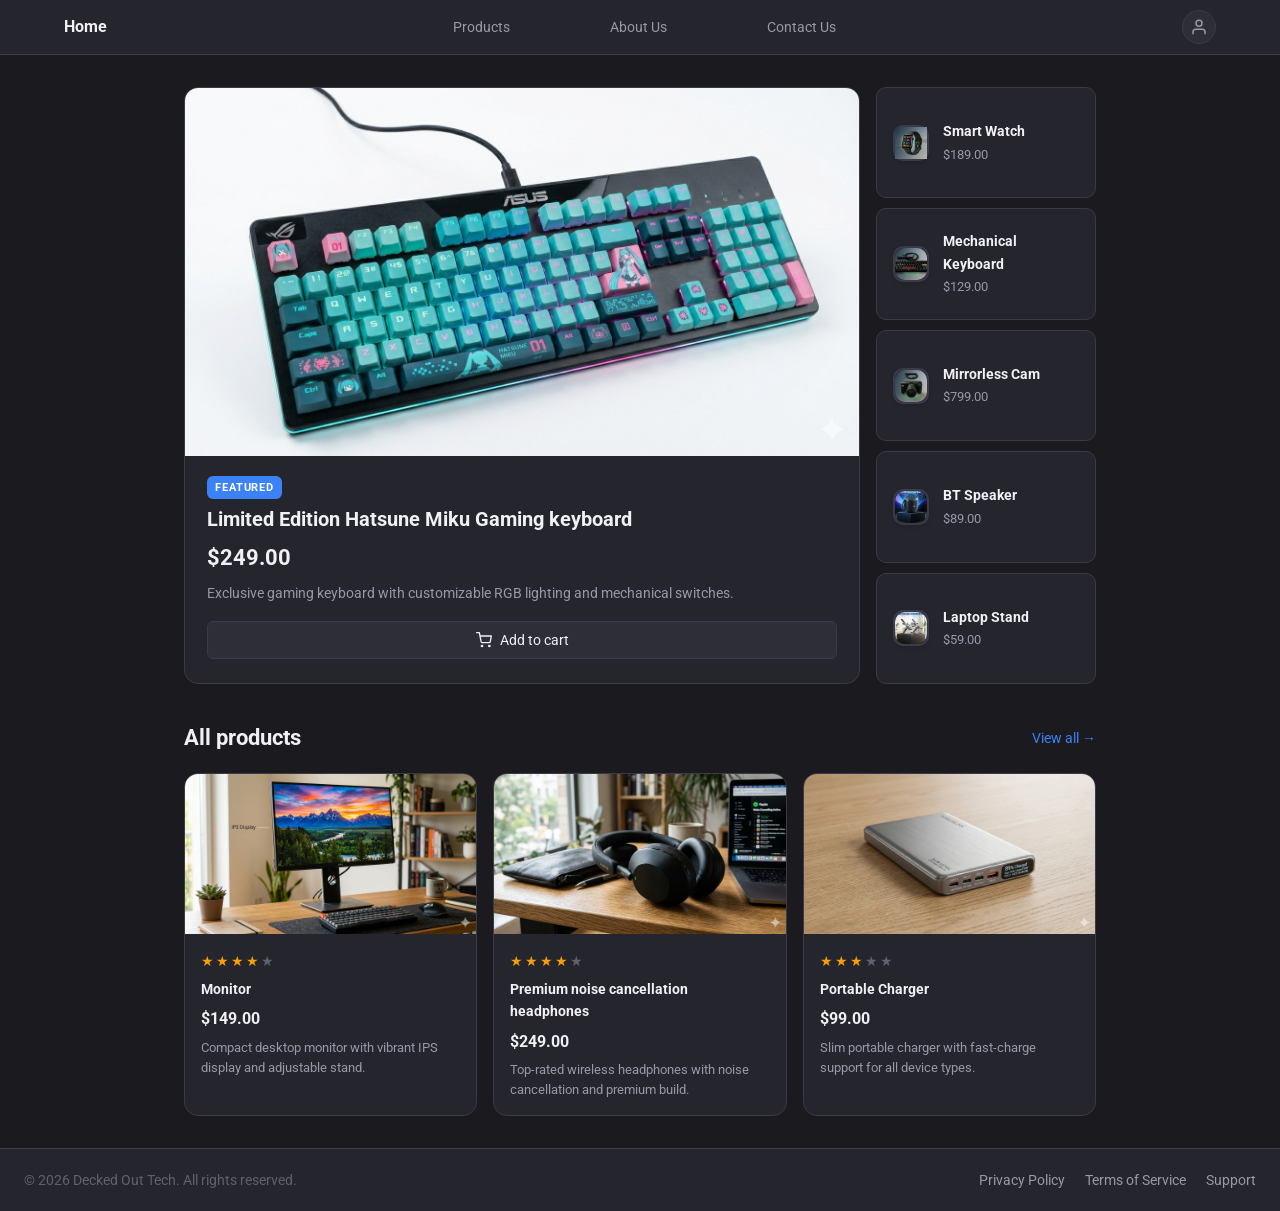
<file: index.html>
<!DOCTYPE html>
<html lang="en">
  <head>
    <meta charset="UTF-8" />
    <meta name="viewport" content="width=device-width, initial-scale=1.0" />
    <title>Decked Out Tech — Home</title>
    <link rel="stylesheet" href="style.css"/>
    <link
      href="https://fonts.googleapis.com/css2?family=Roboto:wght@400;700&display=swap"
      rel="stylesheet"
    />
  </head>
  <body>
 
    <!-- ========== HEADER / NAV ========== -->
    <header class="site-header">
      <nav class="nav-container">
        <span class="nav-logo">Home</span>
        <ul class="nav-links">
          <li><a href="products.html">Products</a></li>
          <li><a href="aboutus.html">About Us</a></li>
          <li><a href="contactus.html">Contact Us</a></li>
        </ul>
        <button class="nav-user" aria-label="User account">
          <svg xmlns="http://www.w3.org/2000/svg" width="18" height="18" viewBox="0 0 24 24"
            fill="none" stroke="currentColor" stroke-width="2" stroke-linecap="round"
            stroke-linejoin="round">
            <path d="M20 21v-2a4 4 0 0 0-4-4H8a4 4 0 0 0-4 4v2"/>
            <circle cx="12" cy="7" r="4"/>
          </svg>
        </button>
      </nav>
    </header>
 
    <!-- ========== MAIN CONTENT ========== -->
    <main>
 
      <!-- ===== HERO SECTION ===== -->
      <section class="hero-section">
 
        <!-- Featured Product Card -->
        <article class="hero-featured">
          <div class="hero-image-wrap">
            <img
              src="FeaturedProduct.jpg"
              alt="Limited Edition Hatsune Miku Gaming keyboard"
              class="hero-image"
            />
          </div>
          <div class="hero-body">
            <span class="badge">Featured</span>
            <h1 class="hero-title">Limited Edition Hatsune Miku Gaming keyboard</h1>
            <p class="hero-price">$249.00</p>
            <p class="hero-desc">
              Exclusive gaming keyboard with customizable RGB lighting and mechanical switches.
            </p>
            <button class="btn-cart">
              <svg xmlns="http://www.w3.org/2000/svg" width="16" height="16" viewBox="0 0 24 24"
                fill="none" stroke="currentColor" stroke-width="2" stroke-linecap="round"
                stroke-linejoin="round">
                <circle cx="9" cy="21" r="1"/><circle cx="20" cy="21" r="1"/>
                <path d="M1 1h4l2.68 13.39a2 2 0 0 0 2 1.61h9.72a2 2 0 0 0 2-1.61L23 6H6"/>
              </svg>
              Add to cart
            </button>
          </div>
        </article>
 
        <!-- Sidebar Product List -->
        <aside class="hero-sidebar">
          <ul class="sidebar-list">
 
            <li class="sidebar-item">
              <div class="sidebar-icon">
                <img src="sidebarproduct1.jpg" alt="Smart Watch icon" />
              </div>
              <div class="sidebar-info">
                <span class="sidebar-name">Smart Watch</span>
                <span class="sidebar-price">$189.00</span>
              </div>
            </li>
 
            <li class="sidebar-item">
              <div class="sidebar-icon">
                <img src="sidebarproduct2.jpg" alt="Mechanical Keyboard icon" style="border-radius: 10px;"/>
              </div>
              <div class="sidebar-info">
                <span class="sidebar-name">Mechanical Keyboard</span>
                <span class="sidebar-price">$129.00</span>
              </div>
            </li>
 
            <li class="sidebar-item">
              <div class="sidebar-icon">
                <img src="sidebarproduct3.jpg" alt="Camera icon" style="border-radius: 10px;" />
              </div>
              <div class="sidebar-info">
                <span class="sidebar-name">Mirrorless Cam</span>
                <span class="sidebar-price">$799.00</span>
              </div>
            </li>
 
            <li class="sidebar-item">
              <div class="sidebar-icon">
                 <img src="sidebarproduct4.jpg" alt="Bluetooth Speaker icon" style="border-radius: 10px;"/>
              </div>
              <div class="sidebar-info">
                <span class="sidebar-name">BT Speaker</span>
                <span class="sidebar-price">$89.00</span>
              </div>
            </li>
 
            <li class="sidebar-item">
              <div class="sidebar-icon">
                 <img src="sidebarproduct5.jpg" alt="Laptop Stand icon" style="border-radius: 10px;"/>
              </div>
              <div class="sidebar-info">
                <span class="sidebar-name">Laptop Stand</span>
                <span class="sidebar-price">$59.00</span>
              </div>
            </li>
 
          </ul>
        </aside>
      </section>
 
      <!-- ===== ALL PRODUCTS SECTION ===== -->
      <section class="products-section">
        <div class="products-header">
          <h2 class="products-title">All products</h2>
          <a href="products.html" class="products-view-all">View all &rarr;</a>
        </div>
 
        <!-- Product Grid -->
        <div class="products-grid">
 
          <!-- Product Card 1 -->
          <article class="product-card">
            <div class="product-image-wrap">
              <img
                src="bestsellerproduct1.jpg"
                alt="Monitor"
                class="product-image"
              />
            </div>
            <div class="product-body">
              <div class="stars" aria-label="4 out of 5 stars">
                <span class="star filled">★</span>
                <span class="star filled">★</span>
                <span class="star filled">★</span>
                <span class="star filled">★</span>
                <span class="star">★</span>
              </div>
              <h3 class="product-name">Monitor</h3>
              <p class="product-price">$149.00</p>
              <p class="product-desc">
                Compact desktop monitor with vibrant IPS display and adjustable stand.
              </p>
            </div>
          </article>
 
          <!-- Product Card 2 — Best Seller (highlighted) -->
          <article class="product-card product-card--highlight">
            <div class="product-image-wrap">
              <img
                src="Bestsellerproduct2.jpg"
                alt="Premium noise cancellation headphones"
                class="product-image"
              />
            </div>
            <div class="product-body">
              <div class="stars" aria-label="4 out of 5 stars">
                <span class="star filled">★</span>
                <span class="star filled">★</span>
                <span class="star filled">★</span>
                <span class="star filled">★</span>
                <span class="star">★</span>
              </div>
              <h3 class="product-name">Premium noise cancellation headphones</h3>
              <p class="product-price">$249.00</p>
              <p class="product-desc">
                Top-rated wireless headphones with noise cancellation and premium build.
              </p>
            </div>
          </article>
 
          <!-- Product Card 3 -->
          <article class="product-card">
            <div class="product-image-wrap">
              <img
                src="bestsellerproduct3.jpg"
                alt="Product 3 — Charger"
                class="product-image"
              />
            </div>
            <div class="product-body">
              <div class="stars" aria-label="3 out of 5 stars">
                <span class="star filled">★</span>
                <span class="star filled">★</span>
                <span class="star filled">★</span>
                <span class="star">★</span>
                <span class="star">★</span>
              </div>
              <h3 class="product-name">Portable Charger</h3>
              <p class="product-price">$99.00</p>
              <p class="product-desc">
                Slim portable charger with fast-charge support for all device types.
              </p>
            </div>
          </article>
 
        </div>
      </section>
    </main>
 
    <!-- ========== FOOTER ========== -->
    <footer class="site-footer">
      <p class="footer-copy">&copy; 2026 Decked Out Tech. All rights reserved.</p>
      <div class="footer-links">
        <a href="#" class="footer-link">Privacy Policy</a>
        <a href="#" class="footer-link">Terms of Service</a>
        <a href="#" class="footer-link">Support</a>
        </div>
    </footer>
 
  </body>
</html>
</file>
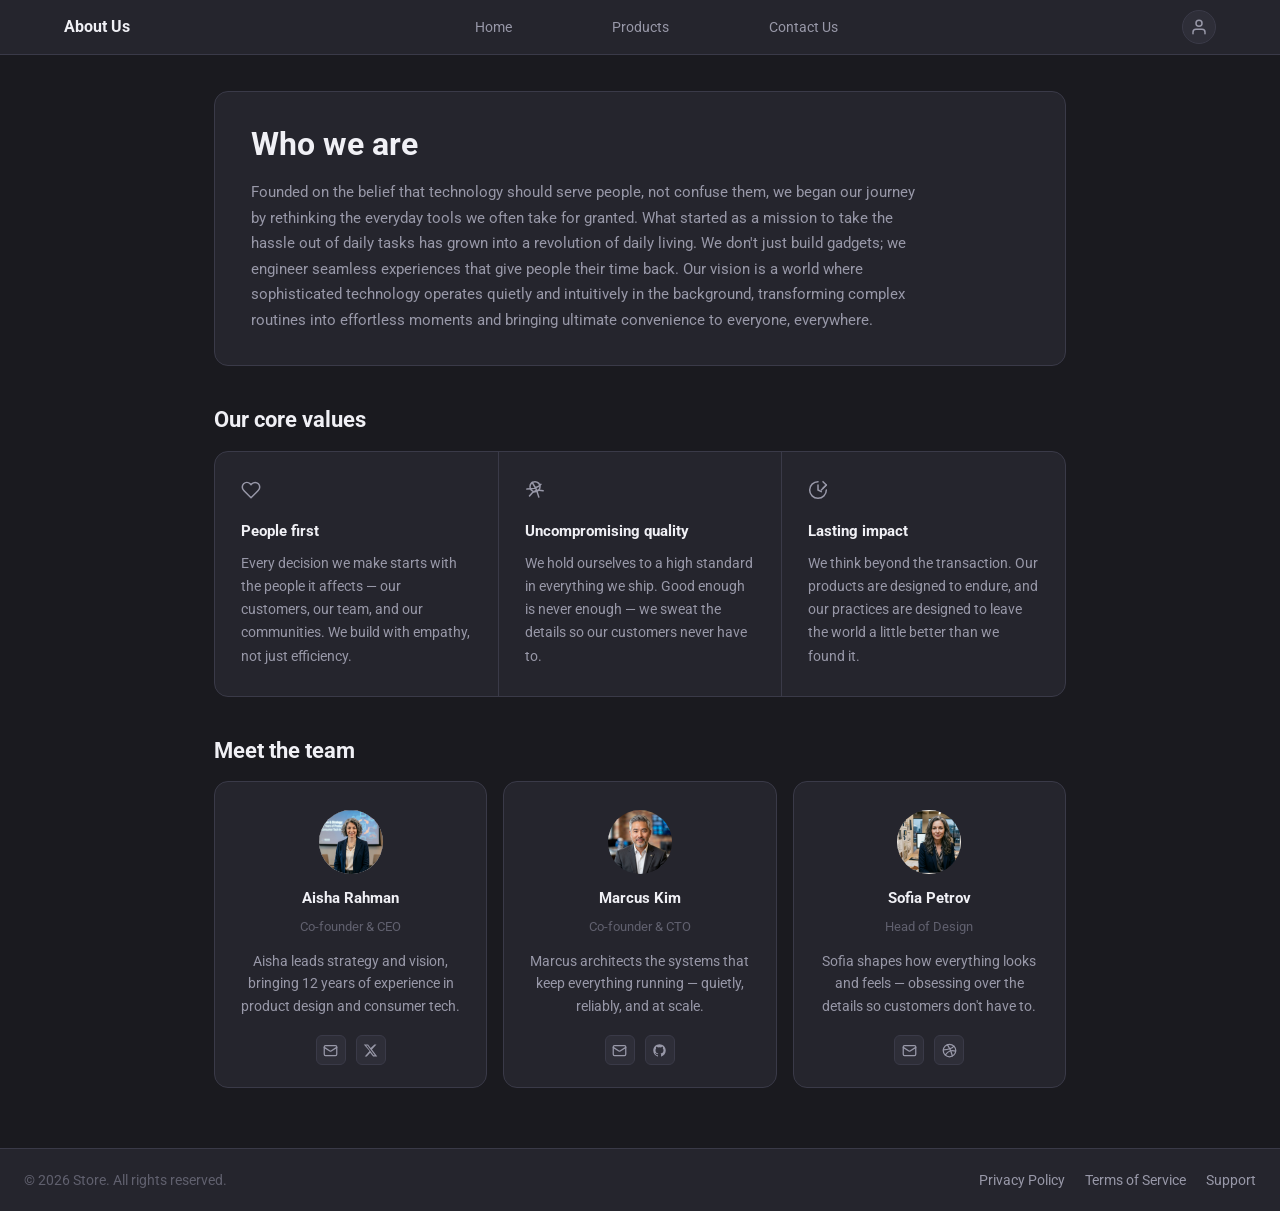
<file: aboutus.html>
<!DOCTYPE html>
<html lang="en">
  <head>
    <meta charset="UTF-8" />
    <meta name="viewport" content="width=device-width, initial-scale=1.0" />
    <title>Decked Out Tech — About Us</title>
    <link rel="stylesheet" href="aboutus.css" />
    <link
      href="https://fonts.googleapis.com/css2?family=Roboto:wght@400;700&display=swap"
      rel="stylesheet"
    />
  </head>
  <body>
 
    <!-- ========== HEADER / NAV ========== -->
    <header class="site-header">
      <nav class="nav-container">
        <span class="nav-logo">About Us</span>
        <ul class="nav-links">
          <li><a href="index.html">Home</a></li>
          <li><a href="products.html">Products</a></li>
          <li><a href="contactus.html">Contact Us</a></li>
        </ul>
        <button class="nav-user" aria-label="User account">
          <svg xmlns="http://www.w3.org/2000/svg" width="18" height="18" viewBox="0 0 24 24"
            fill="none" stroke="currentColor" stroke-width="2" stroke-linecap="round"
            stroke-linejoin="round">
            <path d="M20 21v-2a4 4 0 0 0-4-4H8a4 4 0 0 0-4 4v2"/>
            <circle cx="12" cy="7" r="4"/>
          </svg>
        </button>
      </nav>
    </header>
 
    <!-- ========== MAIN CONTENT ========== -->
    <main class="main-content">
 
      <!-- ===== WHO WE ARE SECTION ===== -->
      <section class="who-section" aria-labelledby="who-heading">
        <h1 id="who-heading">Who we are</h1>
        <p class="who-body">
          Founded on the belief that technology should serve people, not confuse them, we began our journey by rethinking the everyday tools we often take for granted.
          What started as a mission to take the hassle out of daily tasks has grown into a revolution of daily living.
          We don't just build gadgets; we engineer seamless experiences that give people their time back.
          Our vision is a world where sophisticated technology operates quietly and intuitively in the background, transforming complex routines into effortless moments and bringing ultimate convenience to everyone, everywhere.
        </p>
      </section>
 
      <!-- ===== CORE VALUES SECTION ===== -->
      <section class="values-section" aria-labelledby="values-heading">
        <h2 id="values-heading" class="section-heading">Our core values</h2>
 
        <div class="values-grid">
 
          <!-- Value 1 -->
          <article class="value-card">
            <div class="value-icon" aria-hidden="true">
              <svg xmlns="http://www.w3.org/2000/svg" width="20" height="20" viewBox="0 0 24 24"
                fill="none" stroke="currentColor" stroke-width="1.8" stroke-linecap="round"
                stroke-linejoin="round">
                <path d="M20.84 4.61a5.5 5.5 0 0 0-7.78 0L12 5.67l-1.06-1.06a5.5 5.5 0 0 0-7.78 7.78l1.06 1.06L12 21.23l7.78-7.78 1.06-1.06a5.5 5.5 0 0 0 0-7.78z"/>
              </svg>
            </div>
            <h3 class="value-title">People first</h3>
            <p class="value-body">
              Every decision we make starts with the people it affects — our customers, our
              team, and our communities. We build with empathy, not just efficiency.
            </p>
          </article>
 
          <!-- Value 2 -->
          <article class="value-card">
            <div class="value-icon" aria-hidden="true">
              <svg xmlns="http://www.w3.org/2000/svg" width="20" height="20" viewBox="0 0 24 24"
                fill="none" stroke="currentColor" stroke-width="1.8" stroke-linecap="round"
                stroke-linejoin="round">
                <circle cx="12" cy="8" r="6"/>
                <path d="M8.56 2.75c4.37 6.03 6.02 9.42 8.03 17.72m2.54-15.38c-3.72 4.35-8.94 5.66-16.88 5.85m19.5 1.9c-3.5-.93-6.63-.82-8.94 0-2.58.92-5.01 2.86-7.44 6.32"/>
              </svg>
            </div>
            <h3 class="value-title">Uncompromising quality</h3>
            <p class="value-body">
              We hold ourselves to a high standard in everything we ship. Good enough is never
              enough — we sweat the details so our customers never have to.
            </p>
          </article>
 
          <!-- Value 3 -->
          <article class="value-card">
            <div class="value-icon" aria-hidden="true">
              <svg xmlns="http://www.w3.org/2000/svg" width="20" height="20" viewBox="0 0 24 24"
                fill="none" stroke="currentColor" stroke-width="1.8" stroke-linecap="round"
                stroke-linejoin="round">
                <path d="M12 2a10 10 0 1 0 10 10"/>
                <path d="M12 6v6l4 2"/>
                <path d="M22 6 16 12"/>
                <path d="m18 2 4 4-4 4"/>
              </svg>
            </div>
            <h3 class="value-title">Lasting impact</h3>
            <p class="value-body">
              We think beyond the transaction. Our products are designed to endure, and our
              practices are designed to leave the world a little better than we found it.
            </p>
          </article>
 
        </div>
      </section>
 
      <!-- ===== MEET THE TEAM SECTION ===== -->
      <section class="team-section" aria-labelledby="team-heading">
        <h2 id="team-heading" class="section-heading">Meet the team</h2>
 
        <div class="team-grid">
 
          <!-- Team Member 1 -->
          <article class="team-card">
            <div><img src="AishaRahman.jpg" alt="Aisha Rahman" style=" 
                                                          width: 64px;
                                                          height: 64px;
                                                          border-radius: 50%;
                                                          font-size: 16px;
                                                          font-weight: 700;
                                                          display: flex;
                                                          flex-direction: row;
                                                          justify-content: center;
                                                          align-items: center;
                                                          margin-bottom: 6px;
                                                          letter-spacing: 0.04em;"/>
            </div>
            <h3 class="team-name">Aisha Rahman</h3>
            <p class="team-role">Co-founder &amp; CEO</p>
            <p class="team-bio">
              Aisha leads strategy and vision, bringing 12 years of experience in product
              design and consumer tech.
            </p>
            <div class="team-socials">
              <!-- Email icon -->
              <a href="#" aria-label="Email Aisha" class="social-link">
                <svg xmlns="http://www.w3.org/2000/svg" width="15" height="15" viewBox="0 0 24 24"
                  fill="none" stroke="currentColor" stroke-width="2" stroke-linecap="round"
                  stroke-linejoin="round">
                  <rect x="2" y="4" width="20" height="16" rx="2"/>
                  <path d="m22 7-8.97 5.7a1.94 1.94 0 0 1-2.06 0L2 7"/>
                </svg>
              </a>
              <!-- X / Twitter icon -->
              <a href="#" aria-label="Aisha on X" class="social-link">
                <svg xmlns="http://www.w3.org/2000/svg" width="15" height="15" viewBox="0 0 24 24"
                  fill="currentColor">
                  <path d="M18.244 2.25h3.308l-7.227 8.26 8.502 11.24H16.17l-4.714-6.231-5.401 6.231H2.746l7.73-8.835L1.254 2.25H8.08l4.253 5.622 5.91-5.622Zm-1.161 17.52h1.833L7.084 4.126H5.117z"/>
                </svg>
              </a>
            </div>
          </article>
 
          <!-- Team Member 2 -->
          <article class="team-card">
            <div><img src="MarcusKim.jpg" alt="Marcus Kim" style=" 
                                                          width: 64px;
                                                          height: 64px;
                                                          border-radius: 50%;
                                                          font-size: 16px;
                                                          font-weight: 700;
                                                          display: flex;
                                                          flex-direction: row;
                                                          justify-content: center;
                                                          align-items: center;
                                                          margin-bottom: 6px;
                                                          letter-spacing: 0.04em;"/>
            </div>
            <h3 class="team-name">Marcus Kim</h3>
            <p class="team-role">Co-founder &amp; CTO</p>
            <p class="team-bio">
              Marcus architects the systems that keep everything running — quietly, reliably,
              and at scale.
            </p>
            <!-- Email icon -->
            <div class="team-socials">
              <a href="#" aria-label="Email Marcus" class="social-link">
                <svg xmlns="http://www.w3.org/2000/svg" width="15" height="15" viewBox="0 0 24 24"
                  fill="none" stroke="currentColor" stroke-width="2" stroke-linecap="round"
                  stroke-linejoin="round">
                  <rect x="2" y="4" width="20" height="16" rx="2"/>
                  <path d="m22 7-8.97 5.7a1.94 1.94 0 0 1-2.06 0L2 7"/>
                </svg>
              </a>
              <!-- GitHub icon -->
              <a href="#" aria-label="Marcus on GitHub" class="social-link">
                <svg xmlns="http://www.w3.org/2000/svg" width="15" height="15" viewBox="0 0 24 24"
                  fill="currentColor">
                  <path d="M12 2C6.477 2 2 6.484 2 12.021c0 4.428 2.865 8.184 6.839 9.504.5.092.682-.217.682-.482 0-.237-.009-.868-.013-1.703-2.782.605-3.369-1.342-3.369-1.342-.454-1.154-1.11-1.462-1.11-1.462-.908-.62.069-.608.069-.608 1.003.07 1.531 1.032 1.531 1.032.892 1.53 2.341 1.088 2.91.832.092-.647.35-1.088.636-1.338-2.22-.253-4.555-1.113-4.555-4.951 0-1.093.39-1.988 1.029-2.688-.103-.253-.446-1.272.098-2.65 0 0 .84-.27 2.75 1.026A9.564 9.564 0 0 1 12 6.844a9.59 9.59 0 0 1 2.504.337c1.909-1.296 2.747-1.027 2.747-1.027.546 1.379.202 2.398.1 2.651.64.7 1.028 1.595 1.028 2.688 0 3.848-2.339 4.695-4.566 4.942.359.309.678.92.678 1.855 0 1.338-.012 2.419-.012 2.747 0 .268.18.58.688.482C19.138 20.2 22 16.447 22 12.021 22 6.484 17.523 2 12 2z"/>
                </svg>
              </a>
            </div>
          </article>
 
          <!-- Team Member 3 -->
          <article class="team-card">
            <div><img src="SofiaPetrov.jpg" alt="Sofia Petrov" style=" 
                                                          width: 64px;
                                                          height: 64px;
                                                          border-radius: 50%;
                                                          font-size: 16px;
                                                          font-weight: 700;
                                                          display: flex;
                                                          flex-direction: row;
                                                          justify-content: center;
                                                          align-items: center;
                                                          margin-bottom: 6px;
                                                          letter-spacing: 0.04em;"/>
            </div>
            <h3 class="team-name">Sofia Petrov</h3>
            <p class="team-role">Head of Design</p>
            <p class="team-bio">
              Sofia shapes how everything looks and feels — obsessing over the details so
              customers don't have to.
            </p>
            <div class="team-socials">
              <a href="#" aria-label="Email Sofia" class="social-link">
                <svg xmlns="http://www.w3.org/2000/svg" width="15" height="15" viewBox="0 0 24 24"
                  fill="none" stroke="currentColor" stroke-width="2" stroke-linecap="round"
                  stroke-linejoin="round">
                  <rect x="2" y="4" width="20" height="16" rx="2"/>
                  <path d="m22 7-8.97 5.7a1.94 1.94 0 0 1-2.06 0L2 7"/>
                </svg>
              </a>
              <!-- Dribbble-style icon -->
              <a href="#" aria-label="Sofia's portfolio" class="social-link">
                <svg xmlns="http://www.w3.org/2000/svg" width="15" height="15" viewBox="0 0 24 24"
                  fill="none" stroke="currentColor" stroke-width="2" stroke-linecap="round"
                  stroke-linejoin="round">
                  <circle cx="12" cy="12" r="10"/>
                  <path d="M8.56 2.75c4.37 6.03 6.02 9.42 8.03 17.72m2.54-15.38c-3.72 4.35-8.94 5.66-16.88 5.85m19.5 1.9c-3.5-.93-6.63-.82-8.94 0-2.58.92-5.01 2.86-7.44 6.32"/>
                </svg>
              </a>
            </div>
          </article>
 
        </div>
      </section>
 
    </main>
 
    <!-- ========== FOOTER ========== -->
    <footer class="site-footer">
      <p class="footer-copy">&copy; 2026 Store. All rights reserved.</p>
      <div class="footer-links">
        <a href="#" class="footer-link">Privacy Policy</a>
        <a href="#" class="footer-link">Terms of Service</a>
        <a href="#" class="footer-link">Support</a>
      </div>
    </footer>
  </body>
</html>
</file>
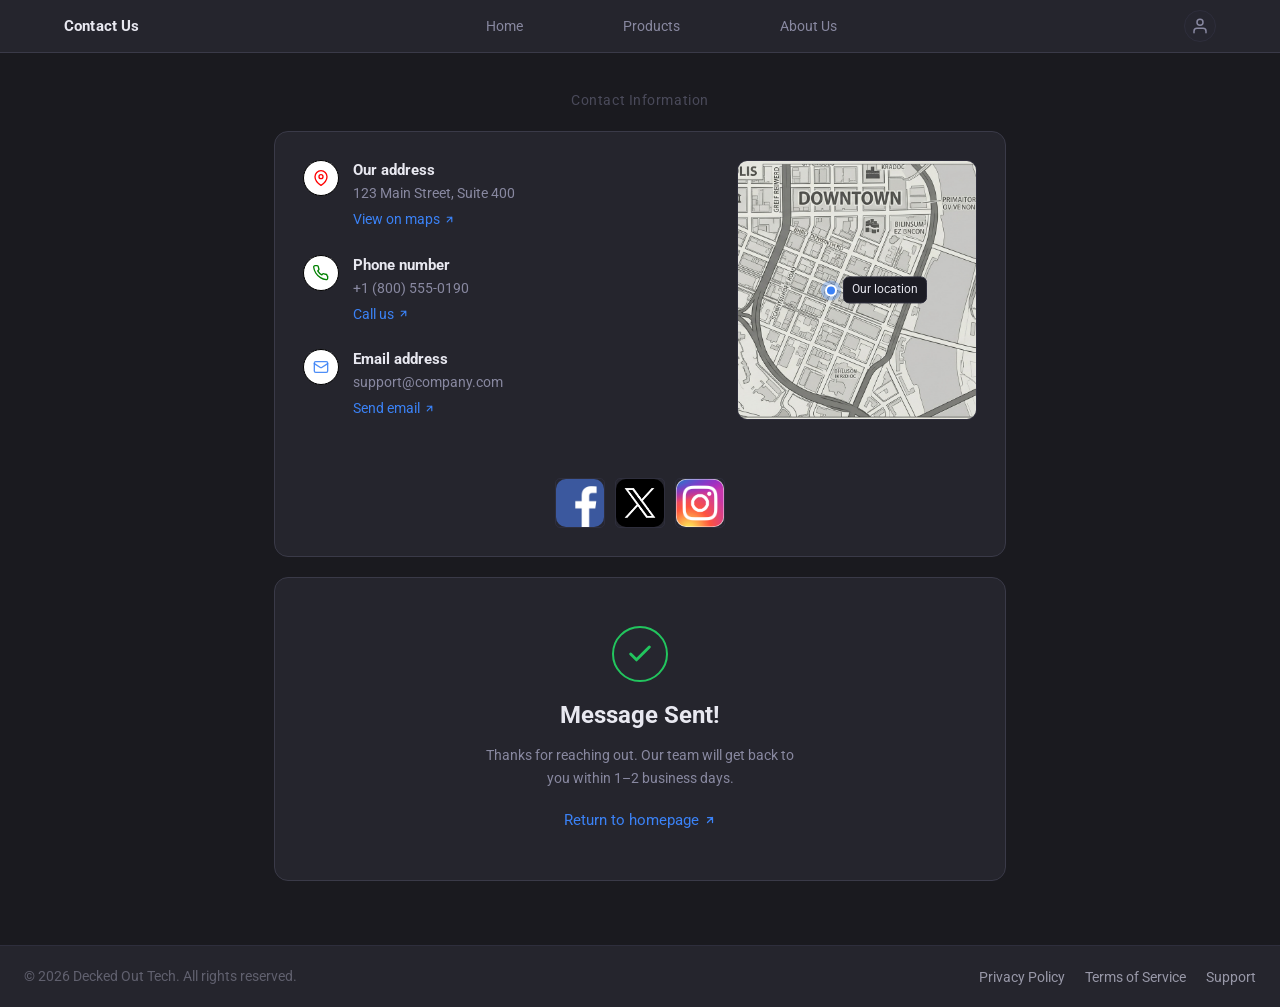
<file: contactconfirm.html>
<!DOCTYPE html>
<html lang="en">
  <head>
    <meta charset="UTF-8" />
    <meta name="viewport" content="width=device-width, initial-scale=1.0" />
    <title>Decked Out Tech — Contact Us Confirmation</title>
    <link rel="stylesheet" href="contactconfirm.css" />
    <link
      href="https://fonts.googleapis.com/css2?family=Roboto:wght@400;700&display=swap"
      rel="stylesheet"
    />
  </head>
  <body>
 
    <!-- ========== HEADER / NAV ========== -->
    <header class="site-header">
      <nav class="nav-container">
        <span class="nav-logo">Contact Us</span>
        <ul class="nav-links">
          <li><a href="index.html">Home</a></li>
          <li><a href="products.html">Products</a></li>
          <li><a href="aboutus.html">About Us</a></li>
        </ul>
        <button class="nav-user" aria-label="User account">
          <svg xmlns="http://www.w3.org/2000/svg" width="18" height="18" viewBox="0 0 24 24"
            fill="none" stroke="currentColor" stroke-width="2" stroke-linecap="round"
            stroke-linejoin="round">
            <path d="M20 21v-2a4 4 0 0 0-4-4H8a4 4 0 0 0-4 4v2"/>
            <circle cx="12" cy="7" r="4"/>
          </svg>
        </button>
      </nav>
    </header>
 
    <!-- ========== MAIN CONTENT ========== -->
    <main class="main-content">
 
      <!-- ===== SECTION LABEL ===== -->
      <p class="section-label">Contact Information</p>
 
      <!-- ===== CONTACT INFO CARD ===== -->
      <section class="contact-card" aria-label="Contact information">
 
        <!-- Left: Contact Details -->
        <div class="contact-details">
 
          <!-- Address -->
          <article class="contact-item">
            <div class="location-icon" aria-hidden="true">
              <svg xmlns="http://www.w3.org/2000/svg" width="16" height="16" viewBox="0 0 24 24"
                fill="none" stroke="currentColor" stroke-width="2" stroke-linecap="round"
                stroke-linejoin="round">
                <path d="M21 10c0 7-9 13-9 13S3 17 3 10a9 9 0 0 1 18 0z"/>
                <circle cx="12" cy="10" r="3"/>
              </svg>
            </div>
            <div class="contact-text">
              <h2 class="contact-label-heading">Our address</h2>
              <p class="contact-meta">123 Main Street, Suite 400</p>
              <a href="#" class="contact-link">
                View on maps
                <svg xmlns="http://www.w3.org/2000/svg" width="11" height="11" viewBox="0 0 24 24"
                  fill="none" stroke="currentColor" stroke-width="2.5" stroke-linecap="round"
                  stroke-linejoin="round" aria-hidden="true">
                  <path d="M7 17 17 7M7 7h10v10"/>
                </svg>
              </a>
            </div>
          </article>
 
          <!-- Phone -->
          <article class="contact-item">
            <div class="phone-icon" aria-hidden="true">
              <svg xmlns="http://www.w3.org/2000/svg" width="16" height="16" viewBox="0 0 24 24"
                fill="none" stroke="currentColor" stroke-width="2" stroke-linecap="round"
                stroke-linejoin="round">
                <path d="M22 16.92v3a2 2 0 0 1-2.18 2 19.79 19.79 0 0 1-8.63-3.07A19.5 19.5 0 0 1 4.15 12a19.79 19.79 0 0 1-3.07-8.67A2 2 0 0 1 3.06 1h3a2 2 0 0 1 2 1.72c.127.96.361 1.903.7 2.81a2 2 0 0 1-.45 2.11L7.09 8.91a16 16 0 0 0 6 6l1.27-1.27a2 2 0 0 1 2.11-.45c.907.339 1.85.573 2.81.7A2 2 0 0 1 21 16z"/>
              </svg>
            </div>
            <div class="contact-text">
              <h2 class="contact-label-heading">Phone number</h2>
              <p class="contact-meta">+1 (800) 555-0190</p>
              <a href="tel:+18005550190" class="contact-link">
                Call us
                <svg xmlns="http://www.w3.org/2000/svg" width="11" height="11" viewBox="0 0 24 24"
                  fill="none" stroke="currentColor" stroke-width="2.5" stroke-linecap="round"
                  stroke-linejoin="round" aria-hidden="true">
                  <path d="M7 17 17 7M7 7h10v10"/>
                </svg>
              </a>
            </div>
          </article>
 
          <!-- Email -->
          <article class="contact-item">
            <div class="email-icon" aria-hidden="true">
              <svg xmlns="http://www.w3.org/2000/svg" width="16" height="16" viewBox="0 0 24 24"
                fill="none" stroke="currentColor" stroke-width="2" stroke-linecap="round"
                stroke-linejoin="round">
                <rect x="2" y="4" width="20" height="16" rx="2"/>
                <path d="m22 7-8.97 5.7a1.94 1.94 0 0 1-2.06 0L2 7"/>
              </svg>
            </div>
            <div class="contact-text">
              <h2 class="contact-label-heading">Email address</h2>
              <p class="contact-meta">support@company.com</p>
              <a href="mailto:support@company.com" class="contact-link">
                Send email
                <svg xmlns="http://www.w3.org/2000/svg" width="11" height="11" viewBox="0 0 24 24"
                  fill="none" stroke="currentColor" stroke-width="2.5" stroke-linecap="round"
                  stroke-linejoin="round" aria-hidden="true">
                  <path d="M7 17 17 7M7 7h10v10"/>
                </svg>
              </a>
            </div>
          </article>
 
        </div>
 
        <!-- Right: Map -->
        <div class="map-wrap" aria-label="Map showing office location">
          <img
            src="map.jpg"
            alt="Map of our office location at 123 Main Street"
            width="100%"
          />
          <!-- Location pin overlay -->
          <div class="map-pin" aria-hidden="true">
            <span class="map-pin-dot"></span>
            <span class="map-pin-label">Our location</span>
          </div>
        </div>
        <!-- Company Social Links -->
        <div class="company-socials">
          <a href="https://www.facebook.com" aria-label="Facebook" class="social-link">
                <img src="facebook.jpg" alt="Facebook" width="100%" height="auto" style="border-radius: 10px;">
          </a>
          <a href="https://twitter.com" aria-label="Twitter" class="social-link">
                <img src="twitter1.jpg" alt="Twitter" width="110%" style="border-radius: 10px;">
          </a>
          <a href="https://www.instagram.com" aria-label="Instagram" class="social-link">
                <img src="instagram.jpg" alt="Instagram" width="100%" height="auto" style="border-radius: 10px;">
          </a>
        </div>

      </section>
 
      <!-- ===== SUCCESS / CONFIRMATION CARD ===== -->
      <section class="success-card" aria-label="Message sent confirmation">
        <div class="success-icon" aria-hidden="true">
          <svg xmlns="http://www.w3.org/2000/svg" width="28" height="28" viewBox="0 0 24 24"
            fill="none" stroke="currentColor" stroke-width="2.5" stroke-linecap="round"
            stroke-linejoin="round">
            <path d="M20 6 9 17l-5-5"/>
          </svg>
        </div>
        <h1 class="success-title">Message Sent!</h1>
        <p class="success-body">
          Thanks for reaching out. Our team will get back to<br/>
          you within 1–2 business days.
        </p>
        <a href="index.html" class="success-link">
          Return to homepage
          <svg xmlns="http://www.w3.org/2000/svg" width="12" height="12" viewBox="0 0 24 24"
            fill="none" stroke="currentColor" stroke-width="2.5" stroke-linecap="round"
            stroke-linejoin="round" aria-hidden="true">
            <path d="M7 17 17 7M7 7h10v10"/>
          </svg>
        </a>
      </section>
 
    </main>
 
    <!-- ========== FOOTER ========== -->
    <footer class="site-footer">
      <p class="footer-copy">&copy; 2026 Decked Out Tech. All rights reserved.</p>
      <div class="footer-links">
        <a href="#" class="footer-link">Privacy Policy</a>
        <a href="#" class="footer-link">Terms of Service</a>
        <a href="#" class="footer-link">Support</a>
      </div>
    </footer>
 
 
  </body>
</html>
</file>
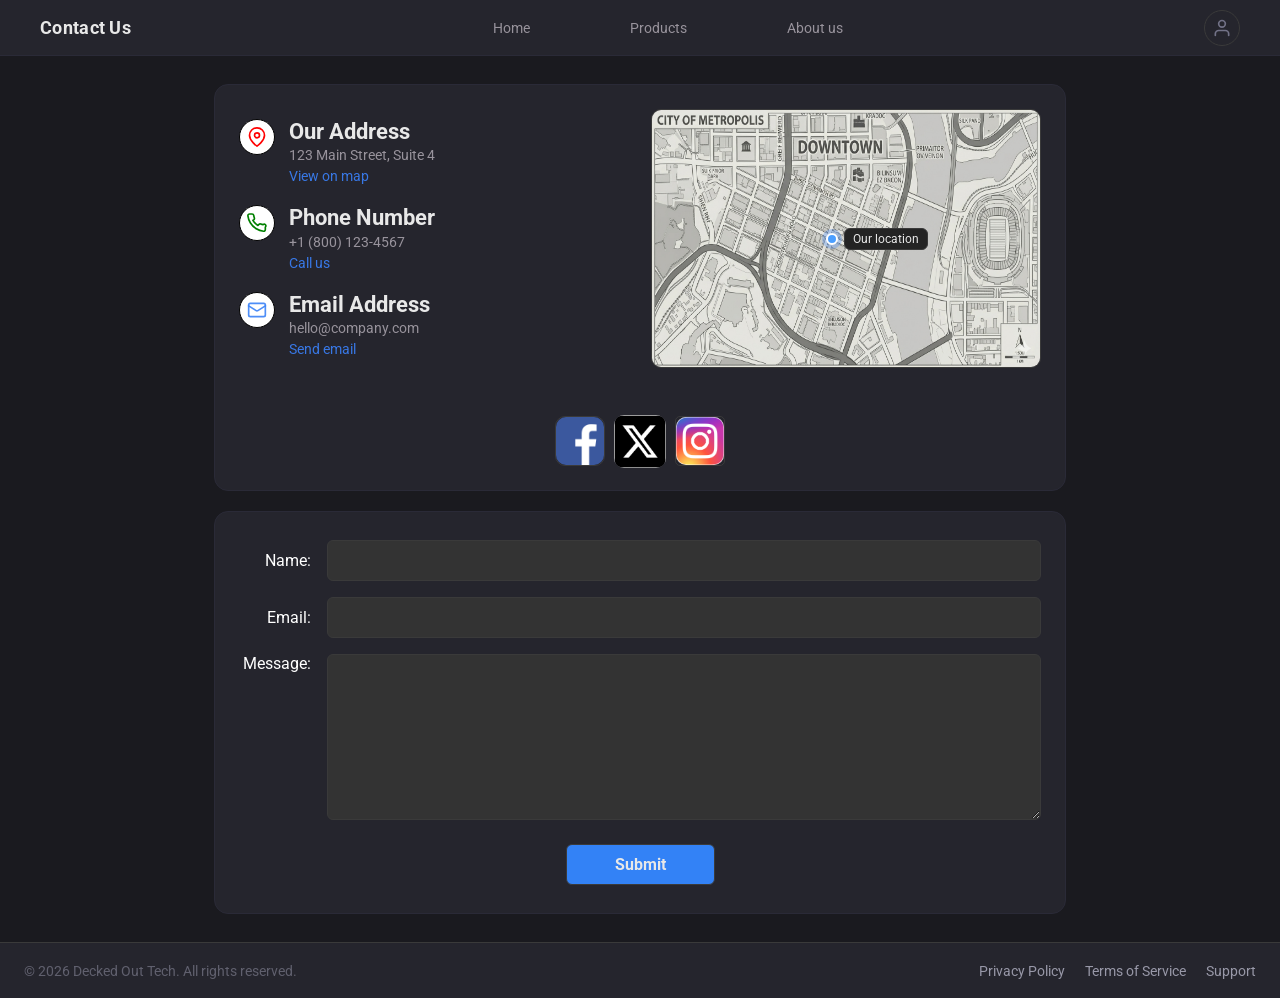
<file: contactform.html>
<!DOCTYPE html>
<html lang="en">
  <head>
    <meta charset="UTF-8" />
    <meta name="viewport" content="width=device-width, initial-scale=1.0" />
    <title>Decked Out Tech — Contact Us</title>
    <link rel="stylesheet" href="contactform.css"/>
    <link
      href="https://fonts.googleapis.com/css2?family=Roboto:wght@400;700&display=swap"
      rel="stylesheet"
    />
  </head>
  <body>
 
    <!-- Header with navigation -->
    <header class="site-header">
      <div class="header-inner">
        <div class="logo">Contact Us</div>
 
        <!-- Primary navigation -->
        <nav class="primary-nav" aria-label="Primary navigation">
          <ul>
            <li><a href="index.html">Home</a></li>
            <li><a href="products.html">Products</a></li>
            <li><a href="aboutus.html">About us</a></li>
          </ul>
        </nav>
 
        <!-- User account icon -->
        <div class="user-icon" aria-label="User account">
          <svg xmlns="http://www.w3.org/2000/svg" width="20" height="20" viewBox="0 0 24 24" fill="none" stroke="currentColor" stroke-width="2" stroke-linecap="round" stroke-linejoin="round">
            <path d="M20 21v-2a4 4 0 0 0-4-4H8a4 4 0 0 0-4 4v2"/>
            <circle cx="12" cy="7" r="4"/>
          </svg>
        </div>
      </div>
    </header>
 
    <!-- Main content area -->
    <main class="main-content">
 
      <!-- Contact info section -->
      <section class="contact-info-section" aria-label="Contact information">
        <div class="contact-details">
 
          <!-- Address block -->
          <article class="contact-item">
            <div class="location-icon" aria-hidden="true">
              <svg xmlns="http://www.w3.org/2000/svg" width="20" height="20" viewBox="0 0 24 24" fill="none" stroke="currentColor" stroke-width="2" stroke-linecap="round" stroke-linejoin="round">
                <path d="M21 10c0 7-9 13-9 13S3 17 3 10a9 9 0 0 1 18 0z"/>
                <circle cx="12" cy="10" r="3"/>
              </svg>
            </div>
            <div class="contact-text">
              <h2>Our Address</h2>
              <p>123 Main Street, Suite 4</p>
              <a href="#" class="contact-link">View on map</a>
            </div>
          </article>
 
 
          <!-- Phone number block -->
          <article class="contact-item">
            <div class="phone-icon" aria-hidden="true">
              <svg xmlns="http://www.w3.org/2000/svg" width="20" height="20" viewBox="0 0 24 24" fill="none" stroke="currentColor" stroke-width="2" stroke-linecap="round" stroke-linejoin="round">
                <path d="M22 16.92v3a2 2 0 0 1-2.18 2 19.79 19.79 0 0 1-8.63-3.07A19.5 19.5 0 0 1 4.15 12 19.79 19.79 0 0 1 1.08 3.41 2 2 0 0 1 3.07 1.22h3a2 2 0 0 1 2 1.72 12.84 12.84 0 0 0 .7 2.81 2 2 0 0 1-.45 2.11L7.09 8.91a16 16 0 0 0 6 6l1.27-1.27a2 2 0 0 1 2.11-.45 12.84 12.84 0 0 0 2.81.7A2 2 0 0 1 22 16.92z"/>
              </svg>
            </div>
            <div class="contact-text">
              <h2>Phone Number</h2>
              <p>+1 (800) 123-4567</p>
              <a href="tel:+18001234567" class="contact-link">Call us</a>
            </div>
          </article>
 
 
          <!-- Email address block -->
          <article class="contact-item">
            <div class="email-icon" aria-hidden="true">
              <svg xmlns="http://www.w3.org/2000/svg" width="20" height="20" viewBox="0 0 24 24" fill="none" stroke="currentColor" stroke-width="2" stroke-linecap="round" stroke-linejoin="round">
                <rect width="20" height="16" x="2" y="4" rx="2"/>
                <path d="m22 7-8.97 5.7a1.94 1.94 0 0 1-2.06 0L2 7"/>
              </svg>
            </div>
            <div class="contact-text">
              <h2>Email Address</h2>
              <p>hello@company.com</p>
              <a href="mailto:hello@company.com" class="contact-link">Send email</a>
            </div>
          </article>
 
        </div>
 
        <!-- Right: Map -->
        <div class="map-wrap" aria-label="Map showing office location">
          <img
            src="map.jpg"
            alt="Map of our office location at 123 Main Street"
            width="100%" height="100%"
            />
            
          <!-- Location pin overlay -->
          <div class="map-pin" aria-hidden="true">
            <span class="map-pin-dot"></span>
            <span class="map-pin-label">Our location</span>
          </div>
        </div>

        <!-- Company Social Links -->
        <div class="company-socials">
          <a href="https://www.facebook.com" aria-label="Facebook" class="social-link">
                <img src="facebook.jpg" alt="Facebook" width="100%" height="auto" style="border-radius: 10px;">
          </a>
          <a href="https://x.com" aria-label="Twitter" class="social-link">
                <img src="twitter3.jpg" alt="Twitter" width="110%" style="border-radius: 10px;">
          </a>
          <a href="https://www.instagram.com" aria-label="Instagram" class="instagram-social-link">
                <img src="instagram.jpg" alt="Instagram" width="100%" height="auto" style="border-radius: 10px;">
          </a>
        </div>

      </section>
 
      <!-- Contact form section -->
      <section class="contact-form-section" aria-label="Contact form">
        <div class="form-wrapper">
          <div class="form-row">
            <label for="name">Name:</label>
            <input type="text" id="name" name="name" placeholder="" />
          </div>
          <div class="form-row">
            <label for="email">Email:</label>
            <input type="email" id="email" name="email" placeholder="" />
          </div>
          <div class="form-row form-row--message">
            <label for="message">Message:</label>
            <textarea id="message" name="message" rows="6"></textarea>
          </div>
          <div class="form-submit">
            <a href="contactconfirm.html" class="submit-btn">Submit</a>
          </div>
        </div>
      </section>
 
    </main>
 
    <!-- ========== FOOTER ========== -->
    <footer class="site-footer">
      <p class="footer-copy">&copy; 2026 Decked Out Tech. All rights reserved.</p>
      <div class="footer-links">
        <a href="#" class="footer-link">Privacy Policy</a>
        <a href="#" class="footer-link">Terms of Service</a>
        <a href="#" class="footer-link">Support</a>
      </div>
    </footer>
 
  </body>
</html>
</file>
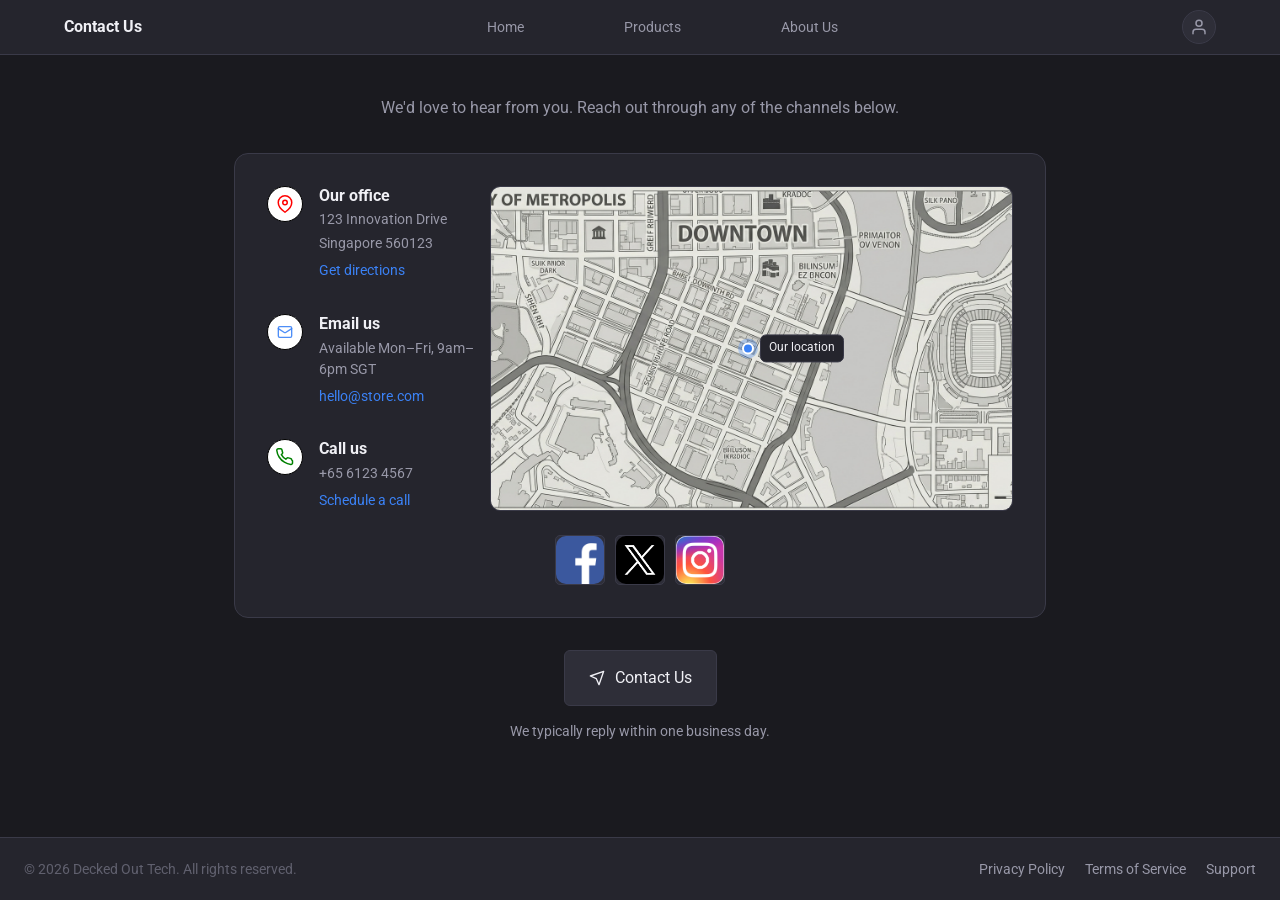
<file: contactus.html>
<!DOCTYPE html>
<html lang="en">
  <head>
    <meta charset="UTF-8" />
    <meta name="viewport" content="width=device-width, initial-scale=1.0" />
    <title>Decked Out Tech — Contact Us Form</title>
    <link rel="stylesheet" href="contactus.css"/>
    <link
      href="https://fonts.googleapis.com/css2?family=Roboto:wght@400;700&display=swap"
      rel="stylesheet"
    />
  </head>
  <body>
 
    <!-- ========== HEADER / NAV ========== -->
    <header class="site-header">
      <nav class="nav-container">
        <span class="nav-logo">Contact Us</span>
        <ul class="nav-links">
          <li><a href="index.html">Home</a></li>
          <li><a href="products.html">Products</a></li>
          <li><a href="aboutus.html">About Us</a></li>
        </ul>
        <button class="nav-user" aria-label="User account">
          <svg xmlns="http://www.w3.org/2000/svg" width="18" height="18" viewBox="0 0 24 24"
            fill="none" stroke="currentColor" stroke-width="2" stroke-linecap="round"
            stroke-linejoin="round">
            <path d="M20 21v-2a4 4 0 0 0-4-4H8a4 4 0 0 0-4 4v2"/>
            <circle cx="12" cy="7" r="4"/>
          </svg>
        </button>
      </nav>
    </header>
 
    <!-- ========== MAIN CONTENT ========== -->
    <main>
 
      <!-- ===== INTRO TEXT ===== -->
      <section class="intro-section">
        <p class="intro-text">
          We'd love to hear from you. Reach out through any of the channels below.
        </p>
      </section>
 
      <!-- ===== CONTACT INFO + MAP SECTION ===== -->
      <section class="contact-section">
 
        <!-- Contact Details Column -->
        <div class="contact-details">
 
          <!-- Office -->
          <article class="contact-item">
            <div class="location-icon" aria-hidden="true">
              <svg xmlns="http://www.w3.org/2000/svg" width="18" height="18" viewBox="0 0 24 24"
                fill="none" stroke="currentColor" stroke-width="2" stroke-linecap="round"
                stroke-linejoin="round">
                <path d="M21 10c0 7-9 13-9 13S3 17 3 10a9 9 0 0 1 18 0z"/>
                <circle cx="12" cy="10" r="3"/>
              </svg>
            </div>
            <div class="contact-text">
              <h2 class="contact-label">Our office</h2>
              <p class="contact-meta">123 Innovation Drive</p>
              <p class="contact-meta">Singapore 560123</p>
              <a href="#" class="contact-link">Get directions</a>
            </div>
          </article>
 
          <!-- Email -->
          <article class="contact-item">
            <div class="email-icon" aria-hidden="true">
              <svg xmlns="http://www.w3.org/2000/svg" width="16" height="16" viewBox="0 0 24 24"
                fill="none" stroke="currentColor" stroke-width="2" stroke-linecap="round"
                stroke-linejoin="round">
                <rect x="2" y="4" width="20" height="16" rx="2"/>
                <path d="m22 7-8.97 5.7a1.94 1.94 0 0 1-2.06 0L2 7"/>
              </svg>
            </div>
            <div class="contact-text">
              <h2 class="contact-label">Email us</h2>
              <p class="contact-meta">Available Mon–Fri, 9am–6pm SGT</p>
              <a href="mailto:hello@store.com" class="contact-link">hello@store.com</a>
            </div>
          </article>
 
          <!-- Phone -->
          <article class="contact-item">
            <div class="phone-icon" aria-hidden="true">
              <svg xmlns="http://www.w3.org/2000/svg" width="18" height="18" viewBox="0 0 24 24"
                fill="none" stroke="currentColor" stroke-width="2" stroke-linecap="round"
                stroke-linejoin="round">
                <path d="M22 16.92v3a2 2 0 0 1-2.18 2 19.79 19.79 0 0 1-8.63-3.07A19.5 19.5 0 0 1 4.15 12a19.79 19.79 0 0 1-3.07-8.67A2 2 0 0 1 3.06 1h3a2 2 0 0 1 2 1.72c.127.96.361 1.903.7 2.81a2 2 0 0 1-.45 2.11L7.09 8.91a16 16 0 0 0 6 6l1.27-1.27a2 2 0 0 1 2.11-.45c.907.339 1.85.573 2.81.7A2 2 0 0 1 21 16z"/>
              </svg>
            </div>
            <div class="contact-text">
              <h2 class="contact-label">Call us</h2>
              <p class="contact-meta">+65 6123 4567</p>
              <a href="#" class="contact-link">Schedule a call</a>
            </div>
          </article>
 
        </div>
 
        <!-- Right: Map -->
        <div class="map-wrap" aria-label="Map showing office location">
          <img
            src="map.jpg"
            alt="Map of our office location at 123 Main Street"
            width="100%"
          />
          <!-- Location pin overlay -->
          <div class="map-pin" aria-hidden="true">
            <span class="map-pin-dot"></span>
            <span class="map-pin-label">Our location</span>
          </div>
        </div>

        <!-- Company Social Links -->
        <div class="company-socials">
          <a href="https://www.facebook.com" aria-label="Facebook" class="social-link">
                <img src="facebook.jpg" alt="Facebook" width="16" height="16" style="border-radius: 10px;">
          </a>
          <a href="https://twitter.com" aria-label="Twitter" class="social-link">
                <img src="twitter1.jpg" alt="Twitter" style="border-radius: 10px;">
          </a>
          <a href="https://www.instagram.com" aria-label="Instagram" class="social-link">
                <img src="instagram.jpg" alt="Instagram" width="16" height="16" style="border-radius: 10px;">
          </a>
        </div>
      </section>
 
      <!-- ===== CTA SECTION ===== -->
      <section class="cta-section">
        <a href="contactform.html" class="btn-contact">
          <svg xmlns="http://www.w3.org/2000/svg" width="16" height="16" viewBox="0 0 24 24"
            fill="none" stroke="currentColor" stroke-width="2" stroke-linecap="round"
            stroke-linejoin="round" aria-hidden="true">
            <path d="m22 2-7 20-4-9-9-4 20-7z"/>
        </svg>
          Contact Us
        </a>
        <p class="cta-note">We typically reply within one business day.</p>
      </section>
 
    </main>

    <!-- ========== FOOTER ========== -->
    <footer class="site-footer">
      <p class="footer-copy">&copy; 2026 Decked Out Tech. All rights reserved.</p>
      <div class="footer-links">
        <a href="#" class="footer-link">Privacy Policy</a>
        <a href="#" class="footer-link">Terms of Service</a>
        <a href="#" class="footer-link">Support</a> 
      </div>
    </footer>
  </body>
</html>
</file>
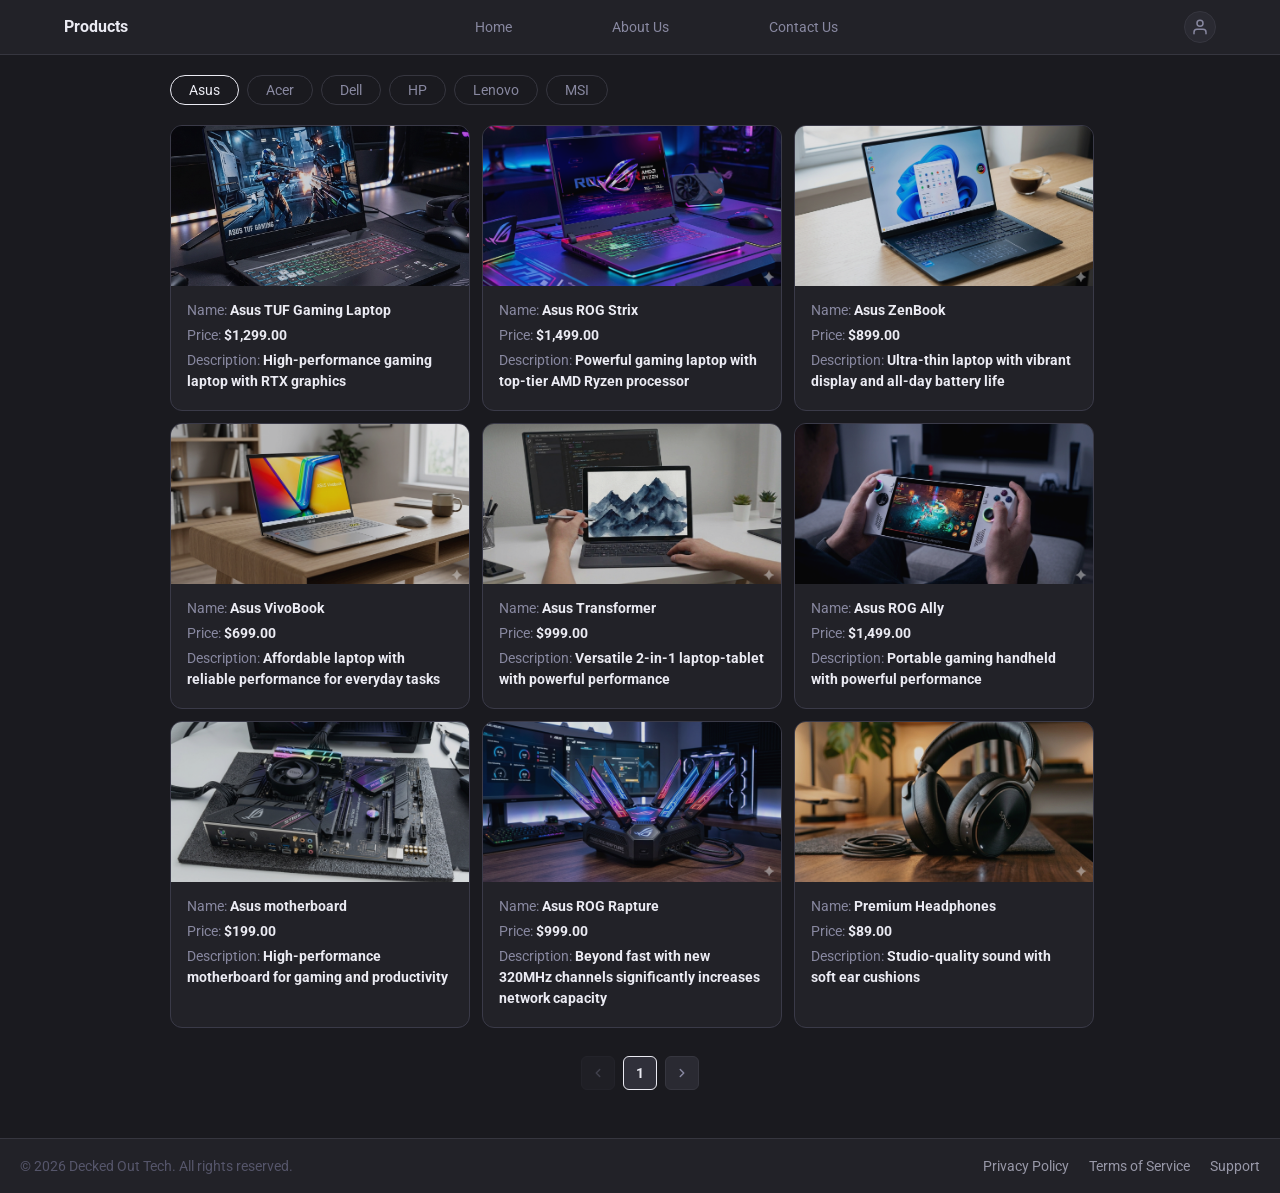
<file: products.html>
<!DOCTYPE html>
<html lang="en">
  <head>
    <meta charset="UTF-8" />
    <meta name="viewport" content="width=device-width, initial-scale=1.0" />
    <title>Decked Out Tech — Products</title>
    <link rel="stylesheet" href="products.css"/>
    <link
      href="https://fonts.googleapis.com/css2?family=Roboto:wght@400;700&display=swap"
      rel="stylesheet"
    />
  </head>
  <body>
 
    <!-- ========== HEADER / NAV ========== -->
    <header class="site-header">
      <nav class="nav-container">
        <div class="nav-logo">Products</div>

        <ul class="nav-links">
          <li><a href="index.html">Home</a></li>
          <li><a href="aboutus.html">About Us</a></li>
          <li><a href="contactus.html">Contact Us</a></li>
        </ul>
        <button class="nav-user" aria-label="User account">
          <svg xmlns="http://www.w3.org/2000/svg" width="18" height="18" viewBox="0 0 24 24"
            fill="none" stroke="currentColor" stroke-width="2" stroke-linecap="round"
            stroke-linejoin="round">
            <path d="M20 21v-2a4 4 0 0 0-4-4H8a4 4 0 0 0-4 4v2"/>
            <circle cx="12" cy="7" r="4"/>
          </svg>
        </button>
      </nav>
    </header>
 
    <!-- ========== MAIN CONTENT ========== -->
    <main class="main-content">
 
      <!-- ===== BRAND FILTER TABS ===== -->
      <section class="filter-section" aria-label="Filter products by brand">
        <ul class="filter-tabs" role="list">
          <li>
            <button class="filter-tab filter-tab--active" aria-pressed="true">Asus</button>
          </li>
          <li>
            <button class="filter-tab" aria-pressed="false">Acer</button>
          </li>
          <li>
            <button class="filter-tab" aria-pressed="false">Dell</button>
          </li>
          <li>
            <button class="filter-tab" aria-pressed="false">HP</button>
          </li>
          <li>
            <button class="filter-tab" aria-pressed="false">Lenovo</button>
          </li>
          <li>
            <button class="filter-tab" aria-pressed="false">MSI</button>
          </li>
        </ul>
      </section>
 
      <!-- ===== PRODUCT GRID ===== -->
      <section class="products-section" aria-label="Product listing">
        <div class="products-grid">
 
          <!-- Product Card 1 -->
          <article class="product-card">
            <div class="product-image-wrap">
              <img
                src="product1.jpg"
                alt="Product title"
                class="product-image"
              />
            </div>
            <div class="product-body">
              <p class="product-meta">Name:<strong> Asus TUF Gaming Laptop</strong></p>
              <p class="product-meta">Price:<strong> $1,299.00</strong></p>
              <p class="product-meta">Description:<strong> High-performance gaming laptop with RTX graphics</strong></p>
            </div>
          </article>
 
          <!-- Product Card 2 -->
          <article class="product-card">
            <div class="product-image-wrap">
              <img
                src="product2.jpg"
                alt="Product title"
                class="product-image"
              />
            </div>
            <div class="product-body">
              <p class="product-meta">Name:<strong> Asus ROG Strix</strong></p>
              <p class="product-meta">Price:<strong> $1,499.00</strong></p>
              <p class="product-meta">Description:<strong> Powerful gaming laptop with top-tier AMD Ryzen processor</strong></p>
            </div>
          </article>
 
          <!-- Product Card 3 -->
          <article class="product-card">
            <div class="product-image-wrap">
              <img
                src="product3.jpg"
                alt="Product title"
                class="product-image"
              />
            </div>
            <div class="product-body">
              <p class="product-meta">Name:<strong> Asus ZenBook</strong></p>
              <p class="product-meta">Price:<strong> $899.00</strong></p>
              <p class="product-meta">Description:<strong> Ultra-thin laptop with vibrant display and all-day battery life</strong></p>
            </div>
          </article>
 
          <!-- Product Card 4 -->
          <article class="product-card">
            <div class="product-image-wrap">
              <img
                src="product4.jpg"
                alt="Product title"
                class="product-image"
              />
            </div>
            <div class="product-body">
              <p class="product-meta">Name:<strong> Asus VivoBook</strong></p>
              <p class="product-meta">Price:<strong> $699.00</strong></p>
              <p class="product-meta">Description:<strong> Affordable laptop with reliable performance for everyday tasks</strong></p>
            </div>
          </article>
 
          <!-- Product Card 5 -->
          <article class="product-card">
            <div class="product-image-wrap">
              <img
                src="product5.jpg"
                alt="Product title"
                class="product-image"
              />
            </div>
            <div class="product-body">
              <p class="product-meta">Name:<strong> Asus Transformer</strong></p>
              <p class="product-meta">Price:<strong> $999.00</strong></p>
              <p class="product-meta">Description:<strong> Versatile 2-in-1 laptop-tablet with powerful performance</strong></p>
            </div>
          </article>
 
          <!-- Product Card 6 -->
          <article class="product-card">
            <div class="product-image-wrap">
              <img
                src="product6.jpg"
                alt="Product title"
                class="product-image"
              />
            </div>
            <div class="product-body">
              <p class="product-meta">Name:<strong> Asus ROG Ally</strong></p>
              <p class="product-meta">Price:<strong> $1,499.00</strong></p>
              <p class="product-meta">Description:<strong> Portable gaming handheld with powerful performance</strong></p>
            </div>
          </article>
 
          <!-- Product Card 7 -->
          <article class="product-card">
            <div class="product-image-wrap">
              <img
                src="product7.jpg"
                alt="Product title"
                class="product-image"
              />
            </div>
            <div class="product-body">
              <p class="product-meta">Name:<strong> Asus motherboard</strong></p>
              <p class="product-meta">Price:<strong> $199.00</strong></p>
              <p class="product-meta">Description:<strong> High-performance motherboard for gaming and productivity</strong></p>
            </div>
          </article>
 
          <!-- Product Card 8 -->
          <article class="product-card">
            <div class="product-image-wrap">
              <img
                src="product8.jpg"
                alt="Product title"
                class="product-image"
              />
            </div>
            <div class="product-body">
              <p class="product-meta">Name:<strong> Asus ROG Rapture</strong></p>
              <p class="product-meta">Price:<strong> $999.00</strong></p>
              <p class="product-meta">Description:<strong> Beyond fast with new 320MHz channels significantly increases network capacity</strong></p>
            </div>
          </article>
 
          <!-- Product Card 9 -->
          <article class="product-card">
            <div class="product-image-wrap">
              <img
                src="product9.jpg"
                alt="Product title"
                class="product-image"
              />
            </div>
            <div class="product-body">
              <p class="product-meta">Name:<strong> Premium Headphones</strong></p> 
              <p class="product-meta">Price:<strong> $89.00</strong></p>
              <p class="product-meta">Description:<strong> Studio-quality sound with soft ear cushions</strong></p>
            </div>
          </article>
 
        </div>
      </section>
 
      <!-- ===== PAGINATION ===== -->
      <nav class="pagination" aria-label="Page navigation">
        <button class="page-btn page-arrow" aria-label="Previous page" disabled>
          <svg xmlns="http://www.w3.org/2000/svg" width="14" height="14" viewBox="0 0 24 24"
            fill="none" stroke="currentColor" stroke-width="2.5" stroke-linecap="round"
            stroke-linejoin="round" aria-hidden="true">
            <path d="m15 18-6-6 6-6"/>
          </svg>
        </button>
        <button class="page-btn page-num page-num--active" aria-current="page" aria-label="Page 1">1</button>
        <button class="page-btn page-arrow" aria-label="Next page">
          <svg xmlns="http://www.w3.org/2000/svg" width="14" height="14" viewBox="0 0 24 24"
            fill="none" stroke="currentColor" stroke-width="2.5" stroke-linecap="round"
            stroke-linejoin="round" aria-hidden="true">
            <path d="m9 18 6-6-6-6"/>
          </svg>
        </button>
      </nav>
 
    </main>

    <!-- ========== FOOTER ========== -->
    <footer class="site-footer">
      <p class="footer-copy">&copy; 2026 Decked Out Tech. All rights reserved.</p>
      <div class="footer-links">
        <a href="#" class="footer-link">Privacy Policy</a>
        <a href="#" class="footer-link">Terms of Service</a>
        <a href="#" class="footer-link">Support</a>
      </div>
    </footer>
 
  </body>
</html>
</file>
<file: style.css>
/* =============================================================
   CUSTOM PROPERTIES
   ============================================================= */
:root {
  --color-primary: #3b82f6;      /* blue accent */
  --color-secondary: #f59e0b;    /* amber / star gold */
 
  --bg-base:    #1a1a1f;
  --bg-surface: #25252d;
  --bg-raised:  #2e2e38;
  --bg-input:   #32323e;
 
  --text-primary:   #f0f0f5;
  --text-secondary: #9898a8;
  --text-muted:     #60606e;
 
  --border-color:   #3a3a48;
  --radius-sm: 6px;
  --radius-md: 10px;
  --radius-lg: 14px;
}
 
/* =============================================================
   RESET & BASE
   ============================================================= */
*, *::before, *::after {
  box-sizing: border-box;
  margin: 0;
  padding: 0;
}
 
body {
  font-family: 'Roboto', Helvetica, sans-serif;
  font-size: 16px;
  font-weight: 400;
  background-color: var(--bg-base);
  color: var(--text-primary);
  line-height: 1.6;
  min-height: 100vh;
  display: flex;
  flex-direction: column;
  justify-content: flex-start;
  align-items: stretch;
}
 
h1 {
  font-size: 32px;
  font-weight: 700;
  line-height: 1.25;
}
 
h2 {
  font-size: 22px;
  font-weight: 700;
  line-height: 1.3;
}
 
h3 {
  font-size: 16px;
  font-weight: 700;
}
 
a {
  color: var(--text-secondary);
  text-decoration: none;
  transition: color 0.2s;
}
 
a:hover {
  color: var(--text-primary);
}
 
ul {
  list-style: none;
}
 
img {
  display: block;
  width: 100%;
  height: 100%;
  object-fit: cover;
}
 
/* =============================================================
   HEADER & NAV
   ============================================================= */
.site-header {
  background-color: var(--bg-surface);
  border-bottom: 1px solid var(--border-color);
  position: sticky;
  top: 0;
  z-index: 100;
}
 
.nav-container {
  max-width: 1200px;
  margin: 0 auto;
  padding: 0 24px;
  height: 54px;
  display: flex;
  align-items: center;
  justify-content: space-between;
  gap: 16px;
}
 
.nav-logo {
  flex: 0 0 auto;
  font-size: 16px;
  font-weight: 700;
  color: var(--text-primary);
}
 
.nav-links {
  display: flex;
  flex: 1 1 auto;
  justify-content: center;
  align-items: center;
  gap: 100px;
}
 
.nav-links a {
  font-size: 14px;
  color: var(--text-secondary);
}
 
.nav-links a:hover {
  color: var(--text-primary);
}

.nav-user {
  background-color: var(--bg-raised);
  border: 1px solid var(--border-color);
  border-radius: 50%;
  width: 34px;
  height: 34px;
  display: flex;
  flex-direction: row;
  justify-content: center;
  align-items: center;
  cursor: pointer;
  color: var(--text-secondary);
  transition: background-color 0.2s;
}
 
.nav-user:hover {
  background-color: var(--bg-input);
  color: var(--text-primary);
}
 
/* =============================================================
   MAIN
   ============================================================= */
main {
  flex: 1;
  max-width: 960px;
  width: 100%;
  margin: 0 auto;
  padding: 32px 24px;
  display: flex;
  flex-direction: column;
  justify-content: flex-start;
  align-items: stretch;
  gap: 40px;
}
 
/* =============================================================
   HERO SECTION
   ============================================================= */
.hero-section {
  display: flex;
  flex-direction: row;
  justify-content: flex-start;
  align-items: stretch;
  gap: 16px;
}
 
/* --- Featured Product Card --- */
.hero-featured {
  flex: 1;
  background-color: var(--bg-surface);
  border: 1px solid var(--border-color);
  border-radius: var(--radius-lg);
  overflow: hidden;
  display: flex;
  flex-direction: column;
  justify-content: flex-start;
  align-items: stretch;
}
 
.hero-image-wrap {
  width: 100%;
  height: auto;
  background-color: var(--bg-raised);
}
 
.hero-body {
  padding: 20px 22px 24px;
  display: flex;
  flex-direction: column;
  justify-content: flex-start;
  align-items: flex-start;
  gap: 8px;
}
 
.badge {
  display: inline-block;
  background-color: var(--color-primary);
  color: #fff;
  font-size: 11px;
  font-weight: 700;
  text-transform: uppercase;
  letter-spacing: 0.08em;
  padding: 3px 8px;
  border-radius: var(--radius-sm);
}
 
.hero-title {
  font-size: 20px;
  font-weight: 700;
  color: var(--text-primary);
}
 
.hero-price {
  font-size: 22px;
  font-weight: 700;
  color: var(--text-primary);
}
 
.hero-desc {
  font-size: 14px;
  color: var(--text-secondary);
  line-height: 1.55;
}
 
.btn-cart {
  margin-top: 8px;
  width: 100%;
  background-color: var(--bg-raised);
  border: 1px solid var(--border-color);
  border-radius: var(--radius-sm);
  color: var(--text-primary);
  font-size: 14px;
  font-family: 'Roboto', Helvetica, sans-serif;
  font-weight: 400;
  padding: 10px 16px;
  cursor: pointer;
  display: flex;
  flex-direction: row;
  justify-content: center;
  align-items: center;
  gap: 8px;
  transition: background-color 0.2s, border-color 0.2s;
}
 
.btn-cart:hover {
  background-color: #2f518b;
  border-color: var(--color-primary);
}
 
/* --- Hero Sidebar --- */
.hero-sidebar {
  width: 220px;
  flex-shrink: 0;
  display: flex;
  flex-direction: column;
  justify-content: flex-start;
  align-items: stretch;
}
 
.sidebar-list {
  display: flex;
  flex-direction: column;
  justify-content: flex-start;
  align-items: stretch;
  gap: 10px;
  height: 100%;
}
 
.sidebar-item {
  background-color: var(--bg-surface);
  border: 1px solid var(--border-color);
  border-radius: var(--radius-md);
  padding: 14px 16px;
  display: flex;
  flex-direction: row;
  justify-content: flex-start;
  align-items: center;
  gap: 14px;
  cursor: pointer;
  transition: border-color 0.2s, background-color 0.2s;
  flex: 1;
}
 
.sidebar-item:hover {
  border-color: var(--color-primary);
  background-color: var(--bg-raised);
}
 
.sidebar-icon {
  width: 36px;
  height: 36px;
  background-color: var(--bg-raised);
  border: 2px solid #3a3a48;
  border-radius: 10px;
  display: flex;
  flex-direction: row;
  justify-content: center;
  align-items: center;
  flex-shrink: 0;
  color: var(--text-secondary);
  box-shadow: 0 2px 4px rgba(0, 0, 0, 0.1);
}
 
.sidebar-info {
  display: flex;
  flex-direction: column;
  justify-content: center;
  align-items: flex-start;
  gap: 2px;
}
 
.sidebar-name {
  font-size: 14px;
  font-weight: 700;
  color: var(--text-primary);
}
 
.sidebar-price {
  font-size: 13px;
  color: var(--text-secondary);
}
 
/* =============================================================
   ALL PRODUCTS SECTION
   ============================================================= */
.products-section {
  display: flex;
  flex-direction: column;
  justify-content: flex-start;
  align-items: stretch;
  gap: 20px;
}
 
.products-header {
  display: flex;
  flex-direction: row;
  justify-content: space-between;
  align-items: center;
}
 
.products-title {
  color: var(--text-primary);
}
 
.products-view-all {
  font-size: 14px;
  color: var(--color-primary);
}
 
.products-view-all:hover {
  color: var(--text-primary);
}
 
/* --- Product Grid --- */
.products-grid {
  display: flex;
  flex-direction: row;
  justify-content: flex-start;
  align-items: stretch;
  gap: 16px;
}
 
/* --- Product Card --- */
.product-card {
  flex: 1;
  background-color: var(--bg-surface);
  border: 1px solid #3a3a48;
  border-radius: var(--radius-lg);
  overflow: hidden;
  display: flex;
  flex-direction: column;
  justify-content: flex-start;
  align-items: stretch;
  cursor: pointer;
  transition: border-color 0.2s, transform 0.2s;
}
 
.product-card:hover {
  border: 1px solid #3b82f6;
  transform: translateY(-2px);
}

.product-image-wrap {
  width: 100%;
  height: 160px;
  background-color: var(--bg-raised);
  display: flex;
  flex-direction: row;
  justify-content: center;
  align-items: center;
}
 
.product-body {
  padding: 16px;
  display: flex;
  flex-direction: column;
  justify-content: flex-start;
  align-items: flex-start;
  gap: 6px;
}
 
/* Stars */
.stars {
  display: flex;
  flex-direction: row;
  justify-content: flex-start;
  align-items: center;
  gap: 2px;
}
 
.star {
  font-size: 14px;
  color: var(--text-muted);
}
 
.star.filled {
  color: var(--color-secondary);
}
 
.product-name {
  font-size: 14px;
  font-weight: 700;
  color: var(--text-primary);
}
 
.product-price {
  font-size: 16px;
  font-weight: 700;
  color: var(--text-primary);
}
 
.product-desc {
  font-size: 13px;
  color: var(--text-secondary);
  line-height: 1.5;
}
 
/* =============================================================
   FOOTER
   ============================================================= */
.site-footer {
  background-color: var(--bg-surface);
  border-top: 1px solid var(--border-color);
  padding: 18px 24px;
  display: flex;
  flex-direction: row;
  justify-content: space-between;
  align-items: center;
}
 
.footer-copy {
  font-size: 14px;
  color: var(--text-muted);
}

.footer-link {
  font-size: 14px;
  margin-left: 16px;
}

.footer-link:hover {
  color: #f0f0f5;
}

/* =============================================================
   RESPONSIVE — TABLET  (max-width: 768px)
   ============================================================= */
@media (max-width: 768px) {
 
  /* --- Nav: hide text links, keep logo + user icon --- */
  .nav-links {
    gap: 16px;
  }
 
  .nav-links a {
    font-size: 13px;
  }
 
  /* --- Main padding --- */
  main {
    padding: 24px 16px;
    gap: 28px;
  }
 
  /* --- Hero: stack featured card above sidebar --- */
  .hero-section {
    flex-direction: column;
    align-items: stretch;
    gap: 16px;
  }
 
  /* Sidebar becomes a horizontal scrolling strip */
  .hero-sidebar {
    width: 100%;
  }
 
  .sidebar-list {
    flex-direction: row;
    flex-wrap: wrap;
    gap: 10px;
    height: auto;
  }
 
  .sidebar-item {
    flex: 1 1 calc(50% - 5px);
    min-width: 140px;
  }
 
  /* Hero image shorter on tablet */
  .hero-image-wrap {
    height: 180px;
  }
 
  /* --- Product grid: 2 columns --- */
  .products-grid {
    flex-wrap: wrap;
    gap: 14px;
  }
 
  .product-card {
    flex: 1 1 calc(50% - 7px);
    min-width: 0;
  }
 
  /* --- Footer stacks on small tablets --- */
  .site-footer {
    padding: 16px;
  }
}
 
/* =============================================================
   RESPONSIVE — MOBILE  (max-width: 480px)
   ============================================================= */
@media (max-width: 480px) {
 
  /* --- Nav: compress --- */
  .nav-container {
    padding: 0 14px;
    height: 50px;
  }
 
  .nav-links {
    gap: 12px;
  }
 
  .nav-links a {
    font-size: 12px;
  }
 
  .nav-logo {
    font-size: 14px;
  }
 
  /* --- Main --- */
  main {
    padding: 18px 12px;
    gap: 24px;
  }
 
  /* --- Hero image even shorter on mobile --- */
  .hero-image-wrap {
    height: 160px;
  }
 
  .hero-body {
    padding: 16px;
  }
 
  .hero-title {
    font-size: 17px;
  }
 
  .hero-price {
    font-size: 18px;
  }
 
  /* Sidebar: single column on narrow phones */
  .sidebar-item {
    flex: 1 1 100%;
  }
 
  /* --- Product grid: single column --- */
  .products-grid {
    flex-direction: column;
    gap: 12px;
  }
 
  .product-card {
    flex: none;
    width: 100%;
  }
 
  .product-image-wrap {
    height: 180px;
  }
 
  /* --- Footer stacks vertically --- */
  .site-footer {
    flex-direction: column;
    justify-content: center;
    align-items: center;
    gap: 10px;
    padding: 16px 12px;
    text-align: center;
  }
 
  /* --- Headings scale down --- */
  h1 {
    font-size: 26px;
  }
 
  h2 {
    font-size: 18px;
  }
}
</file>
<file: aboutus.css>
/* =============================================================
   CUSTOM PROPERTIES
   ============================================================= */
:root {
  --color-primary:   #3b82f6;   /* blue — social links, accents */
  --color-secondary: #f59e0b;   /* amber — available for highlights */
 
  --bg-base:    #1a1a1f;
  --bg-surface: #25252d;
  --bg-raised:  #2e2e38;
  --bg-avatar:  #32323e;
 
  --text-primary:   #f0f0f5;
  --text-secondary: #9898a8;
  --text-muted:     #60606e;
 
  --border-color: #3a3a48;
  --radius-sm: 6px;
  --radius-md: 10px;
  --radius-lg: 14px;
}
 
/* =============================================================
   RESET & BASE
   ============================================================= */
*, *::before, *::after {
  box-sizing: border-box;
  margin: 0;
  padding: 0;
}
 
body {
  font-family: 'Roboto', Helvetica, sans-serif;
  font-size: 16px;
  font-weight: 400;
  background-color: var(--bg-base);
  color: var(--text-primary);
  line-height: 1.6;
  min-height: 100vh;
  display: flex;
  flex-direction: column;
  justify-content: flex-start;
  align-items: stretch;
}
 
h1 {
  font-size: 32px;
  font-weight: 700;
  line-height: 1.25;
}
 
h2 {
  font-size: 22px;
  font-weight: 700;
  line-height: 1.3;
}
 
h3 {
  font-size: 15px;
  font-weight: 700;
  line-height: 1.4;
}
 
a {
  color: var(--text-secondary);
  text-decoration: none;
  transition: color 0.2s;
}
 
a:hover {
  color: var(--text-primary);
}
 
ul {
  list-style: none;
}
 
img {
  display: block;
  width: 100%;
  height: 100%;
  object-fit: cover;
}
 
/* =============================================================
   HEADER & NAV
   ============================================================= */
.site-header {
  background-color: var(--bg-surface);
  border-bottom: 1px solid var(--border-color);
  position: sticky;
  top: 0;
  z-index: 100;
}
 
.nav-container {
  max-width: 1200px;
  margin: 0 auto;
  padding: 0 24px;
  height: 54px;
  display: flex;
  flex-direction: row;
  justify-content: space-between;
  align-items: center;
}
 
.nav-logo {
  font-size: 16px;
  font-weight: 700;
  color: var(--text-primary);
}
 
.nav-links {
  display: flex;
  flex: 1 1 auto;
  flex-direction: row;
  justify-content: center;
  align-items: center;
  gap: 100px;
}
 
.nav-links a {
  font-size: 14px;
  color: var(--text-secondary);
}
 
.nav-links a:hover {
  color: var(--text-primary);
}
 
.nav-user {
  background-color: var(--bg-raised);
  border: 1px solid var(--border-color);
  border-radius: 50%;
  width: 34px;
  height: 34px;
  display: flex;
  flex-direction: row;
  justify-content: center;
  align-items: center;
  cursor: pointer;
  color: var(--text-secondary);
  transition: background-color 0.2s, color 0.2s;
}
 
.nav-user:hover {
  color: var(--text-primary);
}
 
/* =============================================================
   MAIN
   ============================================================= */
.main-content {
  flex: 1;
  max-width: 900px;
  width: 100%;
  margin: 0 auto;
  padding: 36px 24px 60px;
  display: flex;
  flex-direction: column;
  justify-content: flex-start;
  align-items: stretch;
  gap: 40px;
}
 
/* Shared section heading */
.section-heading {
  color: var(--text-primary);
  margin-bottom: 16px;
}
 
/* =============================================================
   WHO WE ARE SECTION
   ============================================================= */
.who-section {
  background-color: var(--bg-surface);
  border: 1px solid var(--border-color);
  border-radius: var(--radius-lg);
  padding: 32px 36px;
  display: flex;
  flex-direction: column;
  justify-content: flex-start;
  align-items: flex-start;
  gap: 16px;
}
 
.who-body {
  font-size: 15px;
  color: var(--text-secondary);
  line-height: 1.7;
  max-width: 680px;
}
 
/* =============================================================
   CORE VALUES SECTION
   ============================================================= */
.values-section {
  display: flex;
  flex-direction: column;
  justify-content: flex-start;
  align-items: stretch;
}
 
.values-grid {
  background-color: var(--bg-surface);
  border: 1px solid var(--border-color);
  border-radius: var(--radius-lg);
  display: flex;
  flex-direction: row;
  justify-content: flex-start;
  align-items: stretch;
}
 
/* --- Individual Value Card --- */
.value-card {
  flex: 1;
  padding: 28px 26px;
  display: flex;
  flex-direction: column;
  justify-content: flex-start;
  align-items: flex-start;
  gap: 10px;
  border-right: 1px solid var(--border-color);
}
 
.value-card:last-child {
  border-right: none;
}
 
.value-icon {
  color: var(--text-secondary);
  margin-bottom: 4px;
}
 
.value-title {
  font-size: 15px;
  font-weight: 700;
  color: var(--text-primary);
}
 
.value-body {
  font-size: 14px;
  color: var(--text-secondary);
  line-height: 1.65;
}
 
/* =============================================================
   MEET THE TEAM SECTION
   ============================================================= */
.team-section {
  display: flex;
  flex-direction: column;
  justify-content: flex-start;
  align-items: stretch;
}
 
.team-grid {
  display: flex;
  flex-direction: row;
  justify-content: flex-start;
  align-items: stretch;
  gap: 16px;
}
 
/* --- Team Card --- */
.team-card {
  flex: 1;
  background-color: var(--bg-surface);
  border: 1px solid var(--border-color);
  border-radius: var(--radius-lg);
  padding: 28px 22px 22px;
  display: flex;
  flex-direction: column;
  justify-content: flex-start;
  align-items: center;
  gap: 8px;
  text-align: center;
}
 
/* Avatar circle with initials */
 
.team-name {
  font-size: 15px;
  font-weight: 700;
  color: var(--text-primary);
}
 
.team-role {
  font-size: 13px;
  color: var(--text-muted);
}
 
.team-bio {
  font-size: 14px;
  color: var(--text-secondary);
  line-height: 1.6;
  margin-top: 4px;
}
 
/* Social icons row */
.team-socials {
  display: flex;
  flex-direction: row;
  justify-content: center;
  align-items: center;
  gap: 10px;
  margin-top: 10px;
}
 
.social-link {
  width: 30px;
  height: 30px;
  border: 1px solid var(--border-color);
  border-radius: var(--radius-sm);
  background-color: var(--bg-raised);
  display: flex;
  flex-direction: row;
  justify-content: center;
  align-items: center;
  color: var(--text-secondary);
  transition: border-color 0.2s, color 0.2s;
}
 
.social-link:hover {
  border-color: var(--color-primary);
  color: var(--color-primary);
}
 
/* =============================================================
   FOOTER
   ============================================================= */
.site-footer {
  background-color: var(--bg-surface);
  border-top: 1px solid var(--border-color);
  padding: 18px 24px;
  display: flex;
  flex-direction: row;
  justify-content: space-between;
  align-items: center;
}
 
.footer-copy {
  font-size: 14px;
  color: var(--text-muted);
}

.footer-link {
  font-size: 14px;
  margin-left: 16px;
  color: #9898a8;
  text-decoration: none;
}

.footer-link:hover {
  color: #f0f0f5;
  transition: color 0.2s;
}
</file>
<file: contactconfirm.css>
/* =============================================================
   CUSTOM PROPERTIES
   ============================================================= */
:root {
  --color-primary:   #3b82f6;    /* blue — links, map pin, icon borders */
  --color-secondary: #22c55e;    /* green — success icon ring */
 
  --bg-base:    #111116;
  --bg-surface: #1c1c24;
  --bg-raised:  #26262f;
  --bg-grid:    #16161e;
 
  --text-primary:   #e8e8f0;
  --text-secondary: #8888a0;
  --text-muted:     #4a4a5a;
 
  --border-color: #2e2e3c;
  --radius-sm: 6px;
  --radius-md: 10px;
  --radius-lg: 14px;
}
 
/* =============================================================
   RESET & BASE
   ============================================================= */
*, *::before, *::after {
  box-sizing: border-box;
  margin: 0;
  padding: 0;
}
 
body {
  font-family: 'Roboto', Helvetica, sans-serif;
  font-size: 16px;
  font-weight: 400;
  color: var(--text-primary);
  line-height: 1.6;
  min-height: 100vh;
 
  /* Subtle grid background matching the screenshot */
  background-color: #1a1a1f;
 
  display: flex;
  flex-direction: column;
  justify-content: flex-start;
  align-items: stretch;
}
 
h1 {
  font-size: 32px;
  font-weight: 700;
  line-height: 1.25;
}
 
h2 {
  font-size: 22px;
  font-weight: 700;
  line-height: 1.3;
}
 
a {
  text-decoration: none;
  transition: opacity 0.2s;
}
 
a:hover {
  opacity: 0.75;
}
 
ul {
  list-style: none;
}
 
img {
  display: block;
  width: 100%;
  height: 100%;
  object-fit: cover;
}
 
/* =============================================================
   HEADER & NAV
   ============================================================= */
.site-header {
  background-color: #25252d;
  border-bottom: 1px solid #3a3a48;
  backdrop-filter: blur(8px);
  position: sticky;
  top: 0;
  z-index: 100;
}
 
.nav-container {
  max-width: 1200px;
  margin: 0 auto;
  padding: 0 24px;
  height: 52px;
  display: flex;
  flex-direction: row;
  justify-content: space-between;
  align-items: center;
}
 
.nav-logo {
  font-size: 15px;
  font-weight: 700;
  color: var(--text-primary);
  letter-spacing: 0.01em;
}
 
.nav-links {
  display: flex;
  flex: 1 1 auto;
  flex-direction: row;
  justify-content: center;
  align-items: center;
  gap: 100px;
}
 
.nav-links a {
  font-size: 14px;
  color: var(--text-secondary);
  transition: color 0.2s;
}
 
.nav-links a:hover {
  color: var(--text-primary);
  opacity: 1;
}
 
.nav-user {
  background-color: var(--bg-raised);
  border: 1px solid var(--border-color);
  border-radius: 50%;
  width: 32px;
  height: 32px;
  display: flex;
  flex-direction: row;
  justify-content: center;
  align-items: center;
  cursor: pointer;
  color: var(--text-secondary);
  transition: background-color 0.2s, color 0.2s;
}
 
.nav-user:hover {
  color: var(--text-primary);
  background-color: var(--bg-raised);
}
 
/* =============================================================
   MAIN
   ============================================================= */
.main-content {
  flex: 1;
  max-width: 780px;
  width: 100%;
  margin: 0 auto;
  padding: 36px 24px 64px;
  display: flex;
  flex-direction: column;
  justify-content: flex-start;
  align-items: stretch;
  gap: 20px;
}
 
/* Section label above contact card */
.section-label {
  font-size: 14px;
  color: var(--text-muted);
  text-align: center;
  letter-spacing: 0.04em;
}
 
/* =============================================================
   CONTACT INFO CARD
   ============================================================= */
.contact-card {
  background-color: #25252d;
  border: 1px solid #3a3a48;
  border-radius: var(--radius-lg);
  padding: 28px;
  display: flex;
  flex-direction: row;
  justify-content: space-between;
  align-items: stretch;
  flex-wrap: wrap;
  gap: 34px;
}
 
/* --- Contact Details Column --- */
.contact-details {
  display: flex;
  flex-direction: column;
  justify-content: space-between;
  align-items: flex-start;
  gap: 24px;
  flex: 1;
  flex-wrap: wrap;
}
 
/* --- Individual Contact Item --- */
.contact-item {
  display: flex;
  flex-direction: row;
  justify-content: flex-start;
  align-items: flex-start;
  gap: 14px;
}

.location-icon {
  width: 36px;
  height: 36px;
  border: 1px solid black;
  border-radius: 50%;
  background-color: white;
  display: flex;
  flex-direction: row;
  justify-content: center;
  align-items: center;
  flex-shrink: 0;
  color: red;
}

.phone-icon {
  width: 36px;
  height: 36px;
  border: 1px solid black;
  border-radius: 50%;
  background-color: white;
  display: flex;
  flex-direction: row;
  justify-content: center;
  align-items: center;
  flex-shrink: 0;
  color: green;
}
 
.email-icon {
  width: 36px;
  height: 36px;
  border: 1px solid black;
  border-radius: 50%;
  background-color: white;
  display: flex;
  flex-direction: row;
  justify-content: center;
  align-items: center;
  flex-shrink: 0;
  color: rgba(59, 130, 246, 0.9);
}

.contact-text {
  display: flex;
  flex-direction: column;
  justify-content: flex-start;
  align-items: flex-start;
  gap: 2px;
}
 
.contact-label-heading {
  font-size: 15px;
  font-weight: 700;
  color: var(--text-primary);
  line-height: 1.4;
}
 
.contact-meta {
  font-size: 14px;
  color: var(--text-secondary);
  line-height: 1.5;
}
 
.contact-link {
  font-size: 14px;
  color: #3b82f6;
  display: flex;
  flex-direction: row;
  justify-content: flex-start;
  align-items: center;
  gap: 4px;
  margin-top: 2px;
}
.contact-link:hover {
  color: #2d4775;
  transition: color 0.2s;
}
 
/* --- Map --- */
.map-wrap {
  width: 240px;
  flex-shrink: 0;
  border-radius: var(--radius-md);
  overflow: hidden;
  border: 1px solid var(--border-color);
  position: relative;
  background-color: var(--bg-raised);
}
 
.map-image {
  width: 100%;
  height: 100%;
  object-fit: cover;
  opacity: 0.55;
  filter: grayscale(40%) brightness(0.7);
}
 
/* Location pin overlay */
.map-pin {
  position: absolute;
  top: 50%;
  left: 58%;
  transform: translate(-50%, -50%);
  display: flex;
  flex-direction: row;
  justify-content: flex-start;
  align-items: center;
  gap: 6px;
}
 
.map-pin-dot {
  width: 12px;
  height: 12px;
  background-color: var(--color-primary);
  border: 2px solid #fff;
  border-radius: 50%;
  flex-shrink: 0;
  box-shadow: 0 0 0 4px rgba(59, 130, 246, 0.3);
}
 
.map-pin-label {
  background-color: var(--bg-surface);
  border: 1px solid var(--border-color);
  color: var(--text-primary);
  font-size: 12px;
  font-family: 'Roboto', Helvetica, sans-serif;
  padding: 3px 8px;
  border-radius: var(--radius-sm);
  white-space: nowrap;
}

/* Company Social Links */
.company-socials {
  display: flex;
  flex-direction: row;
  justify-content: center;
  align-items: center;
  gap: 10px;
  flex: 1 1 100%;
  order: 2;
  justify-content: center;
  margin-top: 24px;
}
 
.social-link {
  width: 50px;
  height: 50px;
  border: 1px solid var(--border-color);
  border-radius: 5px;
  background-color: var(--bg-raised);
  display: flex;
  flex-direction: row;
  justify-content: center;
  align-items: center;
  color: var(--text-secondary);
  transition: border-color 0.2s, color 0.2s;
}
 
.social-link:hover {
  border-color: var(--color-primary);
  opacity: 0.5;
  transition: border-color 0.2s, opacity 0.2s;
}
 
/* =============================================================
   SUCCESS / CONFIRMATION CARD
   ============================================================= */
.success-card {
  background-color: #25252d;
  border: 1px solid #3a3a48;
  border-radius: var(--radius-lg);
  padding: 48px 32px;
  display: flex;
  flex-direction: column;
  justify-content: center;
  align-items: center;
  gap: 14px;
  text-align: center;
}
 
.success-icon {
  width: 56px;
  height: 56px;
  border-radius: 50%;
  background-color: var(--bg-raised);
  border: 2px solid var(--color-secondary);
  display: flex;
  flex-direction: row;
  justify-content: center;
  align-items: center;
  color: var(--color-secondary);
  margin-bottom: 4px;
}
 
.success-title {
  font-size: 24px;
  font-weight: 700;
  color: var(--text-primary);
}
 
.success-body {
  font-size: 14px;
  color: var(--text-secondary);
  line-height: 1.65;
}
 
.success-link {
  font-size: 15px;
  color: var(--color-primary);
  display: flex;
  flex-direction: row;
  justify-content: center;
  align-items: center;
  gap: 5px;
  margin-top: 4px;
}
 
/* =============================================================
   FOOTER
   ============================================================= */
.site-footer {
  background-color: #25252d;
  border-top: 1px solid var(--border-color);
  padding: 18px 24px;
  display: flex;
  flex-direction: row;
  justify-content: space-between;
  align-items: center;
}
 
.footer-copy {
  font-size: 14px;
  color: #60606e;
  display: flex;
  flex-direction: row;
  justify-content: center;
  align-items: center;
  gap: 6px;
}

.footer-link {
  font-size: 14px;
  margin-left: 16px;
  color: #9898a8;
  text-decoration: none;
}

.footer-link:hover {
  color: #f0f0f5;
  transition: color 0.2s;
}
</file>
<file: contactform.css>
/* =============================================
   CSS Custom Properties (Design Tokens)
   ============================================= */
:root {
  --color-primary: #4a9eff;
  --color-secondary: #6c63ff;
 
  --bg-base: #1a1a1f;
  --bg-surface: #242424;
  --bg-card: #2c2c2c;
  --bg-input: #333333;
 
  --text-primary: #e8e8e8;
  --text-muted: #9a9a9a;
  --border-color: #3a3a3a;
 
  --radius-sm: 6px;
  --radius-md: 10px;
  --radius-lg: 14px;
}
 
/* =============================================
   Reset & Base
   ============================================= */
*,
*::before,
*::after {
  box-sizing: border-box;
  margin: 0;
  padding: 0;
}
 
body {
  font-family: 'Roboto', Helvetica, sans-serif;
  font-size: 16px;
  font-weight: 400;
  background-color: var(--bg-base);
  color: var(--text-primary);
  min-height: 100vh;
  display: flex;
  flex-direction: column;
  justify-content: flex-start;
  align-items: stretch;
}
 
ul {
  list-style: none;
}
 
a {
  text-decoration: none;
  color: inherit;
}
 
/* =============================================
   Header
   ============================================= */
.site-header {
  background-color: #25252d;
  border-bottom: 1px solid #2a2a37;
  padding: 0 24px;
  height: 56px;
}
 
.header-inner {
  max-width: 1200px;
  margin: 0 auto;
  height: 100%;
  display: flex;
  flex-direction: row;
  justify-content: space-between;
  align-items: center;
}
 
/* Logo */
.logo {
  font-size: 18px;
  font-weight: 700;
  color: var(--text-primary);
  letter-spacing: 0.3px;
}
 
/* Navigation */
.primary-nav ul {
  display: flex;
  flex-direction: row;
  justify-content: flex-start;
  align-items: center;
  gap: 100px;
}
 
.primary-nav ul li a {
  font-size: 14px;
  font-weight: 400;
  color: #98939c;
  transition: color 0.2s ease;
}
 
.primary-nav ul li a:hover {
  color: var(--text-primary);
}
 
/* User icon button */
.user-icon {
  width: 36px;
  height: 36px;
  border: 1px solid var(--border-color);
  border-radius: 50%;
  display: flex;
  flex-direction: row;
  justify-content: center;
  align-items: center;
  color: #727287;
  cursor: pointer;
  transition: border-color 0.2s ease, color 0.2s ease;
}
 
.user-icon:hover {
  border-color: var(--color-primary);
  color: var(--color-primary);
}
 
/* =============================================
   Main content
   ============================================= */
.main-content {
  flex: 1;
  max-width: 900px;
  width: 100%;
  margin: 0 auto;
  padding: 28px 24px;
  display: flex;
  flex-direction: column;
  justify-content: flex-start;
  align-items: stretch;
  gap: 20px;
}
 
/* =============================================
   Contact info section
   ============================================= */
.contact-info-section {
  background-color: #25252d;
  border: 1px solid #2a2a37;
  border-radius: var(--radius-lg);
  padding: 24px;
  display: flex;
  flex-direction: row;
  justify-content: space-between;
  align-items: stretch;
  gap: 24px;
  flex-wrap: wrap;
}
 
/* Contact details column */
.contact-details {
  display: flex;
  flex-direction: column;
  justify-content: space-between;
  align-items: stretch;
  flex: 1;
}
 
/* Individual contact item */
.contact-item {
  display: flex;
  flex-direction: row;
  justify-content: flex-start;
  align-items: flex-start;
  gap: 14px;
  padding: 10px 0;
}
 
/* Icon circle */
.location-icon {
  width: 36px;
  height: 36px;
  border: 1px solid black;
  border-radius: 50%;
  background-color: white;
  display: flex;
  flex-direction: row;
  justify-content: center;
  align-items: center;
  flex-shrink: 0;
  color: red;
}

.phone-icon {
  width: 36px;
  height: 36px;
  border: 1px solid black;
  border-radius: 50%;
  background-color: white;
  display: flex;
  flex-direction: row;
  justify-content: center;
  align-items: center;
  flex-shrink: 0;
  color: green;
}
 
.email-icon {
  width: 36px;
  height: 36px;
  border: 1px solid black;
  border-radius: 50%;
  background-color: white;
  display: flex;
  flex-direction: row;
  justify-content: center;
  align-items: center;
  flex-shrink: 0;
  color: rgba(59, 130, 246, 0.9);
}

/* Contact text block */ 
.contact-text h2 {
  font-size: 22px;
  font-weight: 700;
  color: var(--text-primary);
  line-height: 1.2;
}
 
.contact-text p {
  font-size: 14px;
  font-weight: 400;
  color: #98939c;
  line-height: 1.5;
}
 
/* Clickable links */
.contact-link {
  font-size: 14px;
  font-weight: 400;
  color: #3878e6;
  transition: opacity 0.2s ease;
}
 
.contact-link:hover {
  opacity: 0.75;
}

/* --- Map --- */
.map-wrap {
  width: 300px;
  flex: 1;
  height: auto;
  border-radius: var(--radius-md);
  overflow: hidden;
  border: 1px solid var(--border-color);
  position: relative;
  background-color: var(--bg-raised);
  
}
 
.map-image {
  width: 100%;
  height: 100%;
  object-fit: cover;
  opacity: 0.55;
  filter: grayscale(40%) brightness(0.7);
}

/* Location pin overlay */
.map-pin {
  position: absolute;
  top: 50%;
  left: 58%;
  transform: translate(-50%, -50%);
  display: flex;
  flex-direction: row;
  justify-content: flex-start;
  align-items: center;
  gap: 6px;
}
 
.map-pin-dot {
  width: 12px;
  height: 12px;
  background-color: var(--color-primary);
  border: 2px solid #fff;
  border-radius: 50%;
  flex-shrink: 0;
  box-shadow: 0 0 0 4px rgba(59, 130, 246, 0.3);
}
 
.map-pin-label {
  background-color: var(--bg-surface);
  border: 1px solid var(--border-color);
  color: var(--text-primary);
  font-size: 12px;
  font-family: 'Roboto', Helvetica, sans-serif;
  padding: 3px 8px;
  border-radius: var(--radius-sm);
  white-space: nowrap;
}

/* Company Social Links */
.company-socials {
  width: 100%;
  display: flex;
  justify-content: center;
  align-items: center;
  gap: 10px;
  margin-top: 24px;
}
 
.social-link {
  width: 50px;
  height: 50px;
  gap: 4px;
  border: 1px solid var(--border-color);
  border-radius: 10px;
  display: flex;
  flex-direction: row;
  justify-content: center;
  align-items: center;
  color: var(--text-secondary);
  transition: border-color 0.2s, color 0.2s;
}

.social-link:hover {
  border-color: var(--color-primary);
  opacity: 0.5;
  transition: border-color 0.2s, opacity 0.2s;
}

.instagram-social-link {
  width: 50px;
  height: 50px;
  gap: 4px;
  border: 1px solid var(--border-color);
  border-radius: 5px;
  background-color: #25252d;
  display: flex;
  flex-direction: row;
  justify-content: center;
  align-items: center;
  color: var(--text-secondary);
  transition: border-color 0.2s, color 0.2s;
}

.instagram-social-link:hover {
  border-color: var(--color-primary);
  opacity: 0.5;
  transition: border-color 0.2s, opacity 0.2s;
}

 
/* =============================================
   Contact form section
   ============================================= */
.contact-form-section {
  background-color: #25252d;;
  border: 1px solid #2a2a37;
  border-radius: var(--radius-lg);
  padding: 28px 24px;
}
 
.form-wrapper {
  display: flex;
  flex-direction: column;
  justify-content: flex-start;
  align-items: stretch;
  gap: 16px;
}
 
/* Form row */
.form-row {
  display: flex;
  flex-direction: row;
  justify-content: flex-start;
  align-items: center;
  gap: 16px;
}
 
.form-row--message {
  align-items: flex-start;
}
 
label {
  font-size: 16px;
  font-weight: 400;
  color: white;
  width: 72px;
  flex-shrink: 0;
  text-align: right;
}
 
input[type="text"],
input[type="email"],
textarea {
  flex: 1;
  background-color: var(--bg-input);
  border: 1px solid var(--border-color);
  border-radius: var(--radius-sm);
  color: #c4c4c4;
  font-family: 'Roboto', Helvetica, sans-serif;
  font-size: 16px;
  font-weight: 400;
  padding: 10px 14px;
  outline: none;
  transition: border-color 0.2s ease;
  resize: vertical;
}
 
input[type="text"]:focus,
input[type="email"]:focus,
textarea:focus {
  border-color: #3878e6;
}
 
textarea {
  min-height: 120px;
  line-height: 1.5;
}
 
/* Submit row */
.form-submit {
  display: flex;
  flex-direction: row;
  justify-content: center;
  align-items: center;
  margin-top: 8px;
}
 
.submit-btn {
  background-color: #3382f6;
  border: 1px solid var(--border-color);
  border-radius: var(--radius-sm);
  color: var(--text-primary);
  font-family: 'Roboto', Helvetica, sans-serif;
  font-size: 16px;
  font-weight: 700;
  padding: 10px 48px;
  cursor: pointer;
  transition: background-color 0.2s ease, border-color 0.2s ease, color 0.2s ease;
}
 
.submit-btn:hover {
  background-color: #2f518b;
  border-color: #3878e6;
  color: #fff;
}
 
/* =============================================================
   FOOTER
   ============================================================= */
.site-footer {
  background-color: #25252d;
  border-top: 1px solid var(--border-color);
  padding: 18px 24px;
  display: flex;
  flex-direction: row;
  justify-content: space-between;
  align-items: center;
}
 
.footer-copy {
  font-size: 14px;
  color: #60606e;
  display: flex;
  flex-direction: row;
  justify-content: center;
  align-items: center;
  gap: 6px;
}

.footer-link {
  font-size: 14px;
  margin-left: 16px;
  color: #9898a8;
  text-decoration: none;
}

.footer-link:hover {
  color: #f0f0f5;
  transition: color 0.2s;
}
</file>
<file: contactus.css>
/* =============================================================
   CUSTOM PROPERTIES
   ============================================================= */
:root {
  --color-primary:   #3b82f6;   /* blue accent — links, pin, CTA */
  --color-secondary: #f59e0b;   /* amber — available for highlights */
 
  --bg-base:    #1a1a1f;
  --bg-surface: #25252d;
  --bg-raised:  #2e2e38;
 
  --text-primary:   #f0f0f5;
  --text-secondary: #9898a8;
  --text-muted:     #60606e;
 
  --border-color: #3a3a48;
  --radius-sm: 6px;
  --radius-md: 10px;
  --radius-lg: 14px;
}
 
/* =============================================================
   RESET & BASE
   ============================================================= */
*, *::before, *::after {
  box-sizing: border-box;
  margin: 0;
  padding: 0;
}
 
body {
  font-family: 'Roboto', Helvetica, sans-serif;
  font-size: 16px;
  font-weight: 400;
  background-color: var(--bg-base);
  color: var(--text-primary);
  line-height: 1.6;
  min-height: 100vh;
  display: flex;
  flex-direction: column;
  justify-content: flex-start;
  align-items: stretch;
}
 
h1 {
  font-size: 32px;
  font-weight: 700;
  line-height: 1.25;
}
 
h2 {
  font-size: 22px;
  font-weight: 700;
  line-height: 1.3;
}
 
a {
  color: var(--color-primary);
  text-decoration: none;
  transition: opacity 0.2s;
}
 
a:hover {
  opacity: 0.8;
}
 
ul {
  list-style: none;
}
 
img {
  display: block;
  width: 100%;
  height: 100%;
  object-fit: cover;
}
 
/* =============================================================
   HEADER & NAV
   ============================================================= */
.site-header {
  background-color: var(--bg-surface);
  border-bottom: 1px solid var(--border-color);
  position: sticky;
  top: 0;
  z-index: 100;
}
 
.nav-container {
  max-width: 1200px;
  margin: 0 auto;
  padding: 0 24px;
  height: 54px;
  display: flex;
  flex-direction: row;
  justify-content: space-between;
  align-items: center;
}
 
.nav-logo {
  font-size: 16px;
  font-weight: 700;
  color: var(--text-primary);
}
 
.nav-links {
  display: flex;
  flex: 1 1 auto;
  flex-direction: row;
  justify-content: center;
  align-items: center;
  gap: 100px;
}
 
.nav-links a {
  font-size: 14px;
  color: var(--text-secondary);
  transition: color 0.2s;
}
 
.nav-links a:hover {
  color: var(--text-primary);
  opacity: 1;
}
 
.nav-user {
  background-color: var(--bg-raised);
  border: 1px solid var(--border-color);
  border-radius: 50%;
  width: 34px;
  height: 34px;
  display: flex;
  flex-direction: row;
  justify-content: center;
  align-items: center;
  cursor: pointer;
  color: var(--text-secondary);
  transition: background-color 0.2s;
}
 
.nav-user:hover {
  background-color: var(--bg-raised);
  color: var(--text-primary);
}
 
/* =============================================================
   MAIN
   ============================================================= */
main {
  flex: 1;
  max-width: 860px;
  width: 100%;
  margin: 0 auto;
  padding: 40px 24px 56px;
  display: flex;
  flex-direction: column;
  justify-content: flex-start;
  align-items: stretch;
  gap: 32px;
}
 
/* =============================================================
   INTRO SECTION
   ============================================================= */
.intro-section {
  display: flex;
  flex-direction: row;
  justify-content: center;
  align-items: center;
}
 
.intro-text {
  font-size: 16px;
  color: var(--text-secondary);
  text-align: center;
  max-width: 540px;
}
 
/* =============================================================
   CONTACT SECTION (info + map)
   ============================================================= */
.contact-section {
  max-width: 860px;
  background-color: var(--bg-surface);
  border: 1px solid var(--border-color);
  border-radius: var(--radius-lg);
  padding: 32px;
  display: flex;
  flex-direction: row;
  justify-content: space-between;
  align-items: stretch;
  flex-wrap: wrap;
}
 
/* --- Contact Details Column --- */
.contact-details {
  display: flex;
  flex-direction: column;
  justify-content: flex-start;
  align-items: flex-start;
  gap: 32px;
  flex: 1;
  flex-wrap: wrap;
}
 
/* --- Individual Contact Item --- */
.contact-item {
  display: flex;
  flex-direction: row;
  justify-content: flex-start;
  align-items: flex-start;
  gap: 16px;
}
 
.contact-text {
  display: flex;
  flex-direction: column;
  justify-content: flex-start;
  align-items: flex-start;
  gap: 3px;
}
 
.contact-label {
  font-size: 16px;
  font-weight: 700;
  color: var(--text-primary);
}
 
.contact-meta {
  font-size: 14px;
  color: var(--text-secondary);
  line-height: 1.5;
}
 
.contact-link {
  font-size: 14px;
  color: #3b82f6;
  margin-top: 2px;
}
 
.contact-link:hover {
  color: #2d4775;
  transition: color 0.2s;
}

/* contact icons */
.location-icon {
  width: 36px;
  height: 36px;
  border: 1px solid black;
  border-radius: 50%;
  background-color: white;
  display: flex;
  flex-direction: row;
  justify-content: center;
  align-items: center;
  flex-shrink: 0;
  color: red;
}

.phone-icon {
  width: 36px;
  height: 36px;
  border: 1px solid black;
  border-radius: 50%;
  background-color: white;
  display: flex;
  flex-direction: row;
  justify-content: center;
  align-items: center;
  flex-shrink: 0;
  color: green;
}

.email-icon {
  width: 36px;
  height: 36px;
  border: 1px solid black;
  border-radius: 50%;
  background-color: white;
  display: flex;
  flex-direction: row;
  justify-content: center;
  align-items: center;
  flex-shrink: 0;
  color: rgba(59, 130, 246, 0.9);
}

/* --- Map --- */
.map-wrap {
  width: 300px;
  flex: 1 1 auto;
  border-radius: var(--radius-md);
  overflow: hidden;
  border: 1px solid var(--border-color);
  position: relative;
  background-color: var(--bg-raised);
}
 
.map-image {
  width: 100%;
  height: 100%;
  object-fit: cover;
  opacity: 0.55;
  filter: grayscale(40%) brightness(0.7);
}

/* Location pin overlay */
.map-pin {
  position: absolute;
  top: 50%;
  left: 58%;
  transform: translate(-50%, -50%);
  display: flex;
  flex-direction: row;
  justify-content: flex-start;
  align-items: center;
  gap: 6px;
}
 
.map-pin-dot {
  width: 12px;
  height: 12px;
  background-color: var(--color-primary);
  border: 2px solid #fff;
  border-radius: 50%;
  flex-shrink: 0;
  box-shadow: 0 0 0 4px rgba(59, 130, 246, 0.3);
}
 
.map-pin-label {
  background-color: var(--bg-surface);
  border: 1px solid var(--border-color);
  color: var(--text-primary);
  font-size: 12px;
  font-family: 'Roboto', Helvetica, sans-serif;
  padding: 3px 8px;
  border-radius: var(--radius-sm);
  white-space: nowrap;
}
/* Company Social Links */
.company-socials {
  display: flex;
  flex-direction: row;
  justify-content: center;
  align-items: center;
  gap: 10px;
  flex: 1 1 100%;
  order: 2;
  justify-content: center;
  margin-top: 24px;
}
 
.social-link {
  width: 50px;
  height: 50px;
  border: 1px solid var(--border-color);
  border-radius: 5px;
  background-color: var(--bg-raised);
  display: flex;
  flex-direction: row;
  justify-content: center;
  align-items: center;
  color: var(--text-secondary);
  transition: border-color 0.2s, color 0.2s;
}
 
.social-link:hover {
  border-color: var(--color-primary);
  opacity: 0.5;
  transition: border-color 0.2s, opacity 0.2s;
}
 
/* =============================================================
   CTA SECTION
   ============================================================= */
.cta-section {
  display: flex;
  flex-direction: column;
  justify-content: center;
  align-items: center;
  gap: 14px;
}
 
.btn-contact {
  background-color: var(--bg-raised);
  border: 1px solid var(--border-color);
  border-radius: var(--radius-sm);
  color: var(--text-primary);
  font-size: 16px;
  font-family: 'Roboto', Helvetica, sans-serif;
  font-weight: 400;
  padding: 14px 24px;
  cursor: pointer;
  display: flex;
  flex-direction: row;
  justify-content: center;
  align-items: center;
  gap: 10px;
  transition: background-color 0.2s, border-color 0.2s;
}
 
.btn-contact:hover {
  background-color: #2f518b;
  border-color: var(--color-primary);
  color: white;
}
 
.cta-note {
  font-size: 14px;
  color: var(--text-secondary);
  text-align: center;
}
 
/* =============================================================
   FOOTER
   ============================================================= */
.site-footer {
  background-color: var(--bg-surface);
  border-top: 1px solid var(--border-color);
  padding: 18px 24px;
  display: flex;
  flex-direction: row;
  justify-content: space-between;
  align-items: center;
}
 
.footer-copy {
  font-size: 14px;
  color: var(--text-muted);
}

.footer-link {
  font-size: 14px;
  margin-left: 16px;
  color: #9898a8;
  text-decoration: none;
}

.footer-link:hover {
  color: #f0f0f5;
  transition: color 0.2s;
}

/* =============================================================
   RESPONSIVE — LAPTOP  (max-width: 1024px)
   ============================================================= */
@media (max-width: 1024px) {
 
  .nav-container {
    max-width: 100%;
    padding: 0 32px;
  }
 
  main {
    max-width: 100%;
    padding: 36px 32px 48px;
  }
 
  /* Map slightly narrower to balance with details */
  .map-wrap {
    width: 240px;
    height: 200px;
  }
 
  .contact-section {
    gap: 28px;
    padding: 28px;
  }
}
 
/* =============================================================
   RESPONSIVE — TABLET  (max-width: 768px)
   ============================================================= */
@media (max-width: 768px) {
 
  .nav-container {
    padding: 0 20px;
  }
 
  .nav-links {
    gap: 16px;
  }
 
  main {
    padding: 28px 20px 40px;
    gap: 24px;
  }
 
  /* Stack contact details above map */
  .contact-section {
    flex-direction: column;
    align-items: stretch;
    gap: 24px;
    padding: 24px;
  }
 
  .map-wrap {
    width: 100%;
    height: 200px;
  }
 
  .intro-text {
    font-size: 15px;
  }
 
  /* Footer stacks on small tablets */
  .site-footer {
    flex-direction: column;
    gap: 10px;
    text-align: center;
  }
 
  .footer-links {
    justify-content: center;
  }
}
 
/* =============================================================
   RESPONSIVE — MOBILE  (max-width: 480px)
   ============================================================= */
@media (max-width: 480px) {
 
  .nav-container {
    padding: 0 14px;
    height: 50px;
  }
 
  .nav-logo {
    font-size: 14px;
  }
 
  .nav-links {
    gap: 12px;
  }
 
  .nav-links a {
    font-size: 12px;
  }
 
  main {
    padding: 20px 14px 36px;
    gap: 20px;
  }
 
  .contact-section {
    padding: 18px;
    gap: 20px;
  }
 
  .map-wrap {
    height: 170px;
  }
 
  .btn-contact {
    width: 100%;
  }
 
  h1 {
    font-size: 26px;
  }
 
  h2 {
    font-size: 18px;
  }
}
</file>
<file: products.css>
/* =============================================================
   CUSTOM PROPERTIES
   ============================================================= */
:root {
  --color-primary:   #3b82f6;   /* blue — active tab border, active page btn */
  --color-secondary: #f59e0b;   /* amber — available for price highlights */
 
  --bg-base:    #1a1a1f;
  --bg-surface: #222228;
  --bg-raised:  #2a2a32;
  --bg-input:   #30303a;
 
  --text-primary:   #ebebf3;
  --text-secondary: #8888a0;
  --text-muted:     #55556a;
 
  --border-color: #36363f;
  --radius-sm: 6px;
  --radius-md: 10px;
  --radius-lg: 12px;
}
 
/* =============================================================
   RESET & BASE
   ============================================================= */
*, *::before, *::after {
  box-sizing: border-box;
  margin: 0;
  padding: 0;
}
 
body {
  font-family: 'Roboto', Helvetica, sans-serif;
  font-size: 16px;
  font-weight: 400;
  background-color: var(--bg-base);
  color: var(--text-primary);
  line-height: 1.6;
  min-height: 100vh;
  display: flex;
  flex-direction: column;
  justify-content: flex-start;
  align-items: stretch;
}
 
h1 {
  font-size: 32px;
  font-weight: 700;
}
 
h2 {
  font-size: 22px;
  font-weight: 700;
}
 
ul {
  list-style: none;
}
 
img {
  display: block;
  width: 100%;
  height: 100%;
  object-fit: cover;
}
 
button {
  font-family: 'Roboto', Helvetica, sans-serif;
  cursor: pointer;
}
 
/* =============================================================
   HEADER & NAV
   ============================================================= */
.site-header {
  background-color: var(--bg-surface);
  border-bottom: 1px solid var(--border-color);
  position: sticky;
  top: 0;
  z-index: 100;
}

.nav-container {
  max-width: 1200px;
  margin: 0 auto;
  padding: 0 24px;
  height: 54px;
  display: flex;
  flex-direction: row;
  justify-content: space-between;
  align-items: center;
}
 
.nav-logo {
  font-size: 16px;
  font-weight: 700;
  color: var(--text-primary);
}
 
.nav-links {
  display: flex;
  flex: 1 1 auto;
  flex-direction: row;
  justify-content: center;
  align-items: center;
  gap: 100px;
}

.nav-links a {
  font-size: 14px;
  color: var(--text-secondary);
  text-decoration: none;
  transition: color 0.2s;
}
 
.nav-links a:hover {
  color: var(--text-primary);
}

.nav-item--active {
  font-size: 14px;
  color: #ebebf3;
  font-weight: 700;
}

.nav-user {
  background-color: var(--bg-raised);
  border: 1px solid var(--border-color);
  border-radius: 50%;
  width: 32px;
  height: 32px;
  display: flex;
  flex-direction: row;
  justify-content: center;
  align-items: center;
  color: var(--text-secondary);
  transition: color 0.2s;
}
 
.nav-user:hover {
  color: var(--text-primary);
}
 
/* =============================================================
   MAIN
   ============================================================= */
.main-content {
  flex: 1;
  max-width: 980px;
  width: 100%;
  margin: 0 auto;
  padding: 20px 20px 48px;
  display: flex;
  flex-direction: column;
  justify-content: flex-start;
  align-items: stretch;
  gap: 20px;
}
 
/* =============================================================
   FILTER TABS
   ============================================================= */
.filter-section {
  display: flex;
  flex-direction: row;
  justify-content: flex-start;
  align-items: center;
}
 
.filter-tabs {
  display: flex;
  flex-direction: row;
  justify-content: flex-start;
  align-items: center;
  gap: 8px;
  flex-wrap: wrap;
}
 
.filter-tab {
  background-color: transparent;
  border: 1px solid var(--border-color);
  border-radius: 999px;
  color: var(--text-secondary);
  font-size: 14px;
  padding: 6px 18px;
  transition: border-color 0.2s, color 0.2s, background-color 0.2s;
}
 
.filter-tab:hover {
  border-color: var(--text-muted);
  color: var(--text-primary);
}
 
.filter-tab--active {
  border-color: var(--text-primary);
  color: var(--text-primary);
  background-color: transparent;
}
 
/* =============================================================
   PRODUCTS SECTION & GRID
   ============================================================= */
.products-section {
  display: flex;
  flex-direction: column;
  justify-content: flex-start;
  align-items: stretch;
  flex-wrap: wrap;
}
 
.products-grid {
  display: flex;
  flex-direction: row;
  justify-content: flex-start;
  align-items: stretch;
  flex-wrap: wrap;
  gap: 12px;
}
 
/* --- Product Card --- */
.product-card {
  max-width: 300px;
  background-color: var(--bg-surface);
  border: 1px solid #3a3a48;
  border-radius: var(--radius-lg);
  overflow: hidden;
  display: flex;
  flex-direction: column;
  justify-content: flex-start;
  align-items: stretch;
  transition: border-color 0.2s;
}
 
.product-card:hover {
  border-color: #3b82f6;
  cursor: pointer;
}
 
.product-image-wrap {
  width: 100%;
  height: 160px;
  background-color: var(--bg-raised);
  display: flex;
  flex-direction: row;
  justify-content: center;
  align-items: center;
}
 
.product-image {
  width: 100%;
  height: 100%;
  object-fit: cover;
  opacity: 0.85;
}
 
.product-body {
  padding: 14px 16px 18px;
  display: flex;
  flex-direction: column;
  justify-content: flex-start;
  align-items: flex-start;
  gap: 4px;
}
 
.product-meta {
  font-size: 14px;
  color: var(--text-secondary);
  line-height: 1.5;
}
 
.product-meta strong {
  font-weight: 700;
  color: var(--text-primary);
}
 
/* =============================================================
   PAGINATION
   ============================================================= */
.pagination {
  display: flex;
  flex-direction: row;
  justify-content: center;
  align-items: center;
  gap: 8px;
  padding-top: 8px;
}
 
.page-btn {
  background-color: var(--bg-raised);
  border: 1px solid var(--border-color);
  border-radius: var(--radius-sm);
  color: var(--text-secondary);
  font-size: 14px;
  width: 34px;
  height: 34px;
  display: flex;
  flex-direction: row;
  justify-content: center;
  align-items: center;
  transition: border-color 0.2s, color 0.2s, background-color 0.2s;
}
 
.page-btn:hover:not(:disabled) {
  border-color: var(--text-muted);
  color: var(--text-primary);
}
 
.page-btn:disabled {
  opacity: 0.35;
  cursor: not-allowed;
}
 
.page-num--active {
  background-color: var(--bg-input);
  border-color: var(--text-primary);
  color: var(--text-primary);
  font-weight: 700;
}
 
/* =============================================================
   FOOTER
   ============================================================= */
.site-footer {
  background-color: var(--bg-surface);
  border-top: 1px solid var(--border-color);
  padding: 14px 20px;
  display: flex;
  flex-direction: row;
  justify-content: space-between;
  align-items: center;
}
 
.footer-copy {
  font-size: 14px;
  color: var(--text-muted);
}

.footer-link {
  font-size: 14px;
  margin-left: 16px;
  color: #9898a8;
  text-decoration: none;
}

.footer-link:hover {
  color: #f0f0f5;
  transition: color 0.2s;
}
</file>
